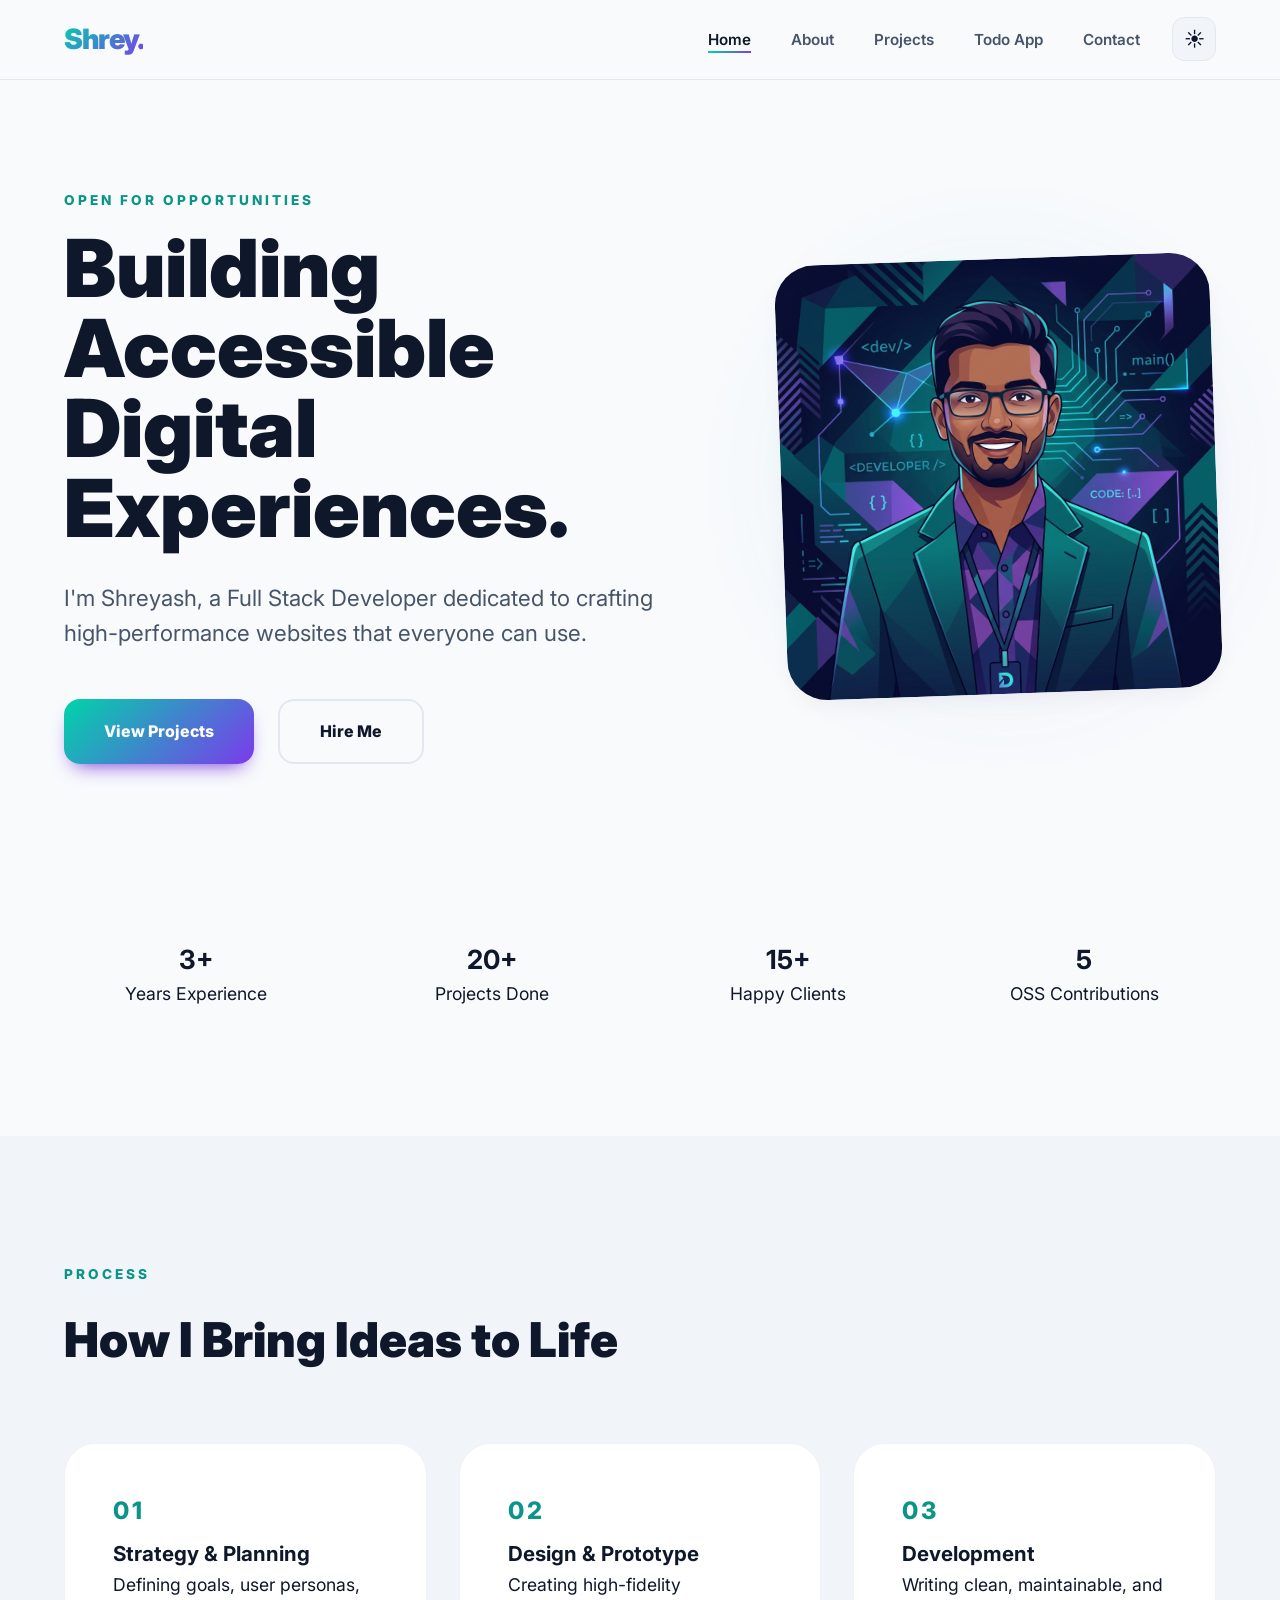
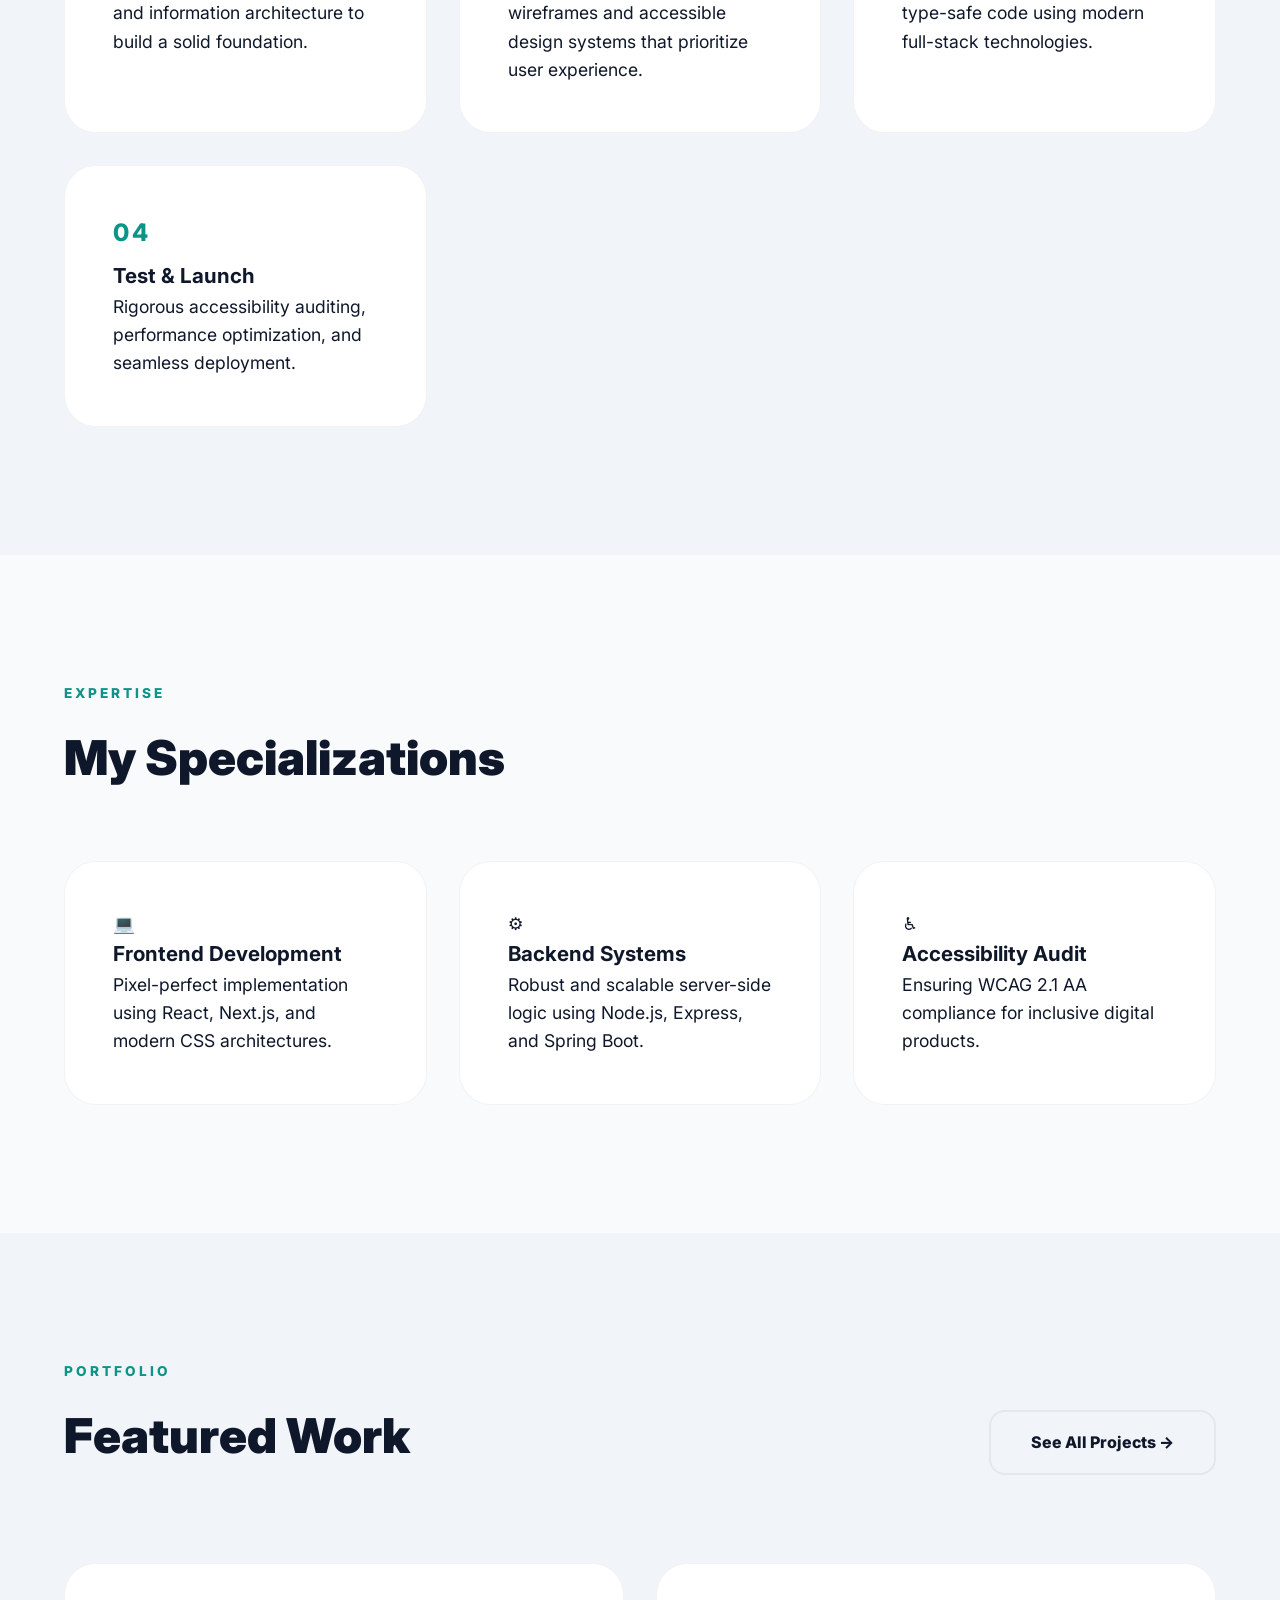
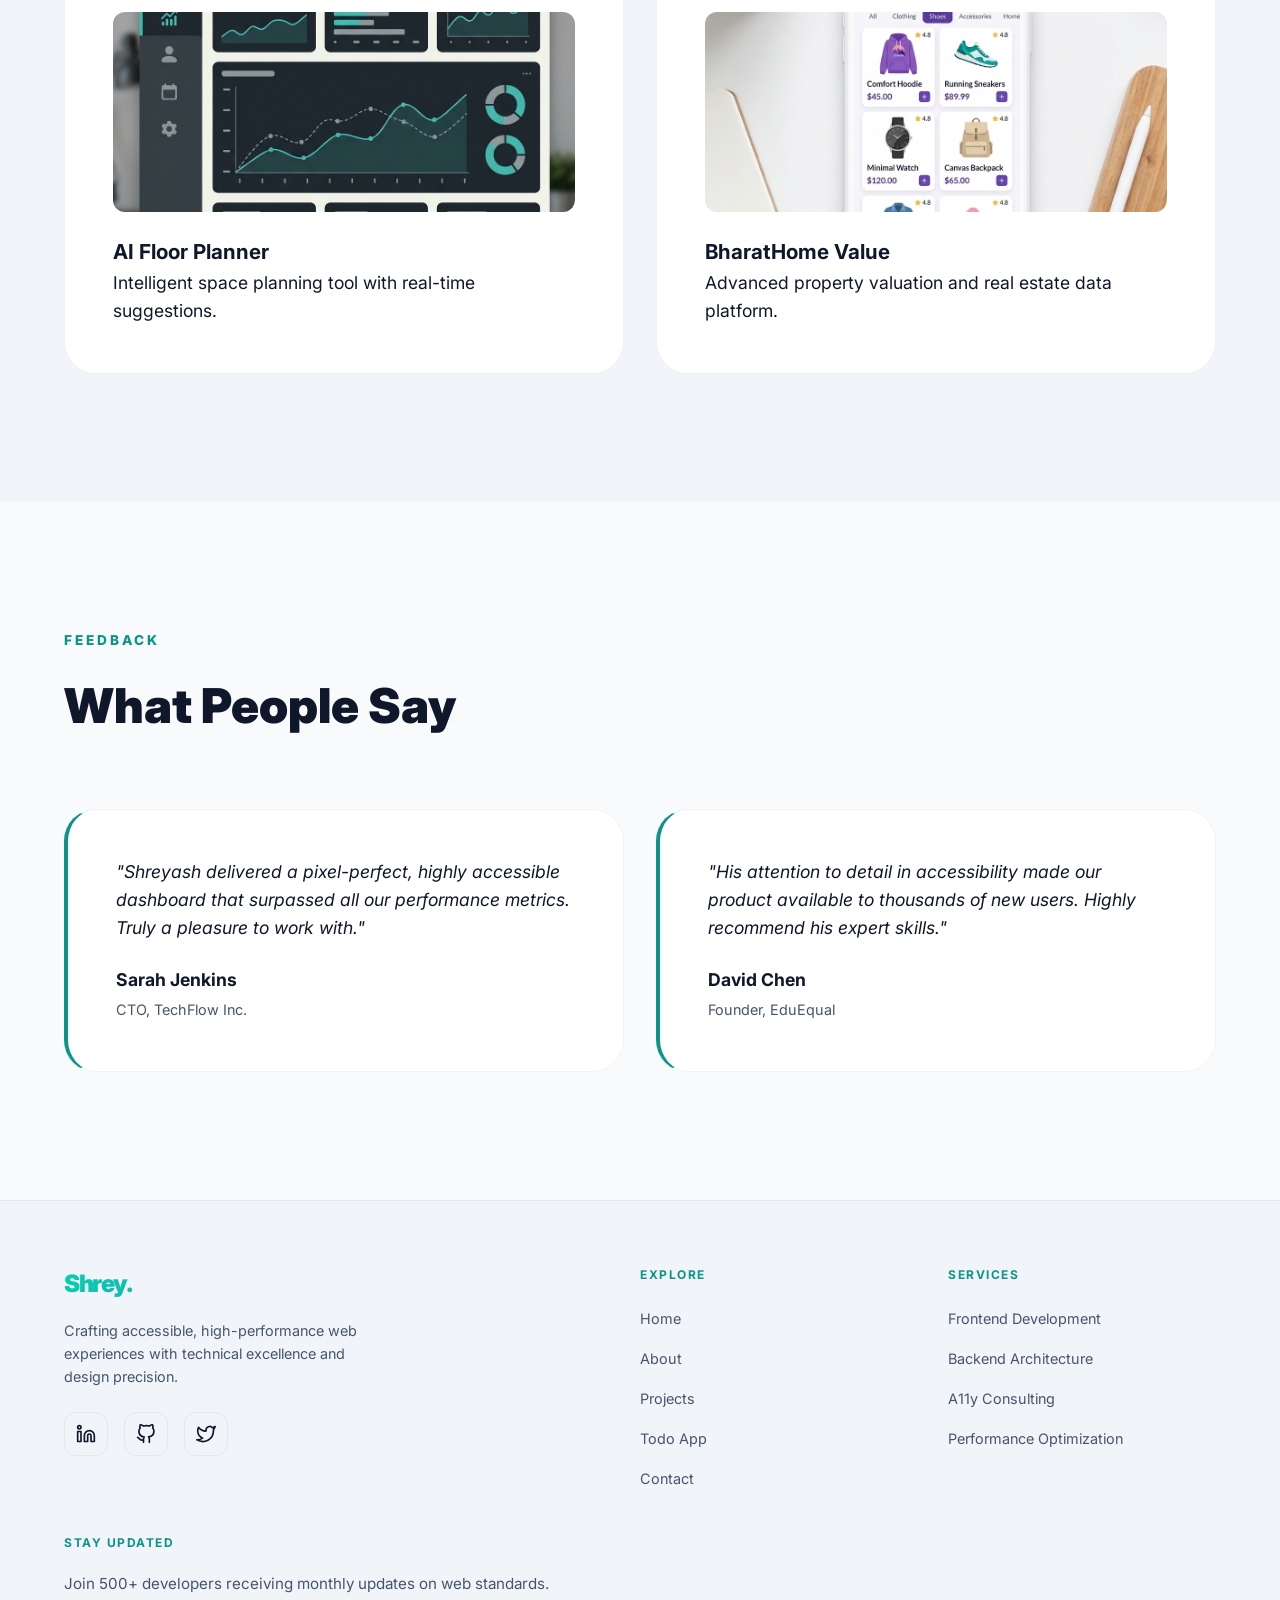
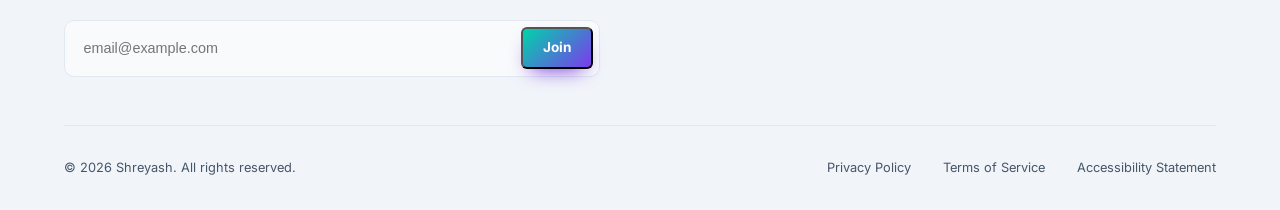
<file: index.html>
<!DOCTYPE html>
<html lang="en">
<head>
  <meta charset="UTF-8">
  <meta name="viewport" content="width=device-width, initial-scale=1.0">
  
  <!-- SEO & Social Meta -->
  <title>Shreyash | Full Stack Developer & Accessibility Advocate</title>
  <meta name="description" content="Portfolio of Shreyash, a Full Stack Developer specializing in high-performance, accessible web experiences. Expert in React, Node.js, and Modern Web Standards.">
  <meta name="keywords" content="Full Stack Developer, Portfolio, React, Accessibility, WCAG, Web Development, Shreyash">
  <meta name="author" content="Shreyash">
  <meta property="og:title" content="Shreyash | Full Stack Developer">
  <meta property="og:description" content="Crafting the next generation of accessible web experiences.">
  <meta property="og:type" content="website">
  <meta property="og:image" content="assets/images/portfolio-preview.png">
  
  <!-- PWA & Mobile -->
  <link rel="manifest" href="manifest.json">
  <meta name="theme-color" content="#0a0f1e">
  
  <!-- Fonts & Styles -->
  <link rel="preconnect" href="https://fonts.googleapis.com">
  <link rel="preconnect" href="https://fonts.gstatic.com" crossorigin>
  <link href="https://fonts.googleapis.com/css2?family=Inter:wght@400;600;700;800;900&display=swap" rel="stylesheet">
  <link rel="stylesheet" href="styles.css">

  <!-- Structured Data (SEO) -->
  <script type="application/ld+json">
    {
      "@context": "https://schema.org",
      "@type": "Person",
      "name": "Shreyash",
      "jobTitle": "Full Stack Developer",
      "knowsAbout": ["Web Development", "React", "Accessibility", "UI/UX Design"],
      "url": "https://shreyash-portfolio.vercel.app"
    }
  </script>
</head>
<body>
  <!-- Skip to Content (Accessibility) -->
  <a href="#main-content" class="skip-link">Skip to main content</a>

  <!-- SEMANTIC HEADER -->
  <header role="banner">
    <div class="container nav-container">
      <div class="nav-logo">
        <a href="index.html" aria-label="Shreyash - Home Page">Shrey<span>.</span></a>
      </div>

      <div class="nav-actions">
        <!-- Navigation Menu -->
        <nav id="primary-navigation" aria-label="Main Navigation">
          <ul id="primary-nav">
            <li><a href="index.html" aria-current="page">Home</a></li>
            <li><a href="about.html">About</a></li>
            <li><a href="projects.html">Projects</a></li>
            <li><a href="todo.html">Todo App</a></li>
            <li><a href="contact.html">Contact</a></li>
          </ul>
        </nav>

        <!-- Theme Toggle -->
        <button id="theme-toggle" class="theme-btn" aria-label="Switch between dark and light mode" type="button">
          <span class="sun-icon" aria-hidden="true">☀️</span>
          <span class="moon-icon" aria-hidden="true">🌙</span>
        </button>

        <!-- Mobile Menu Toggle -->
        <button class="nav-toggle" aria-expanded="false" aria-controls="primary-nav" aria-label="Open mobile navigation menu">
          <span aria-hidden="true"></span>
          <span aria-hidden="true"></span>
          <span aria-hidden="true"></span>
        </button>
      </div>
    </div>
  </header>

  <!-- MAIN CONTENT -->
  <main id="main-content">
    
    <!-- HERO SECTION (Semantic Section with ARIA) -->
    <section class="hero" aria-labelledby="hero-title">
      <div class="container">
        <div class="hero-grid">
          <div class="hero-text">
            <span class="label" aria-hidden="true">Open for Opportunities</span>
            <h1 id="hero-title">Building Accessible <br>Digital <span class="name">Experiences.</span></h1>
            <p>I'm Shreyash, a Full Stack Developer dedicated to crafting high-performance websites that everyone can use.</p>
            
            <div class="hero-cta">
              <a href="projects.html" class="btn btn-primary" aria-label="Browse my featured work">View Projects</a>
              <a href="contact.html" class="btn btn-outline" aria-label="Go to contact page to hire me">Hire Me</a>
            </div>
          </div>
          
          <div class="hero-img">
            <div class="blob" aria-hidden="true"></div>
            <img src="assets/images/avatar.png" alt="Portrait of Shreyash, Full Stack Developer" width="450" height="450" loading="eager">
          </div>
        </div>
      </div>
    </section>

    <!-- STATS SECTION (Semantic Aside) -->
    <aside class="section stats" aria-label="Career Quick Stats">
      <div class="container">
        <div class="skills-grid stats-grid" style="text-align: center;">
          <div class="stat-item">
            <h2 aria-label="3 plus years of experience">3+</h2>
            <p>Years Experience</p>
          </div>
          <div class="stat-item">
            <h2 aria-label="20 plus projects completed">20+</h2>
            <p>Projects Done</p>
          </div>
          <div class="stat-item">
            <h2 aria-label="15 plus happy clients">15+</h2>
            <p>Happy Clients</p>
          </div>
          <div class="stat-item">
            <h2 aria-label="5 open source contributions">5</h2>
            <p>OSS Contributions</p>
          </div>
        </div>
      </div>
    </aside>

    <!-- MY WORKFLOW SECTION -->
    <section class="section" aria-labelledby="workflow-title" style="background: var(--bg-secondary);">
      <div class="container">
        <div class="section-header">
          <span class="label" aria-hidden="true">Process</span>
          <h2 id="workflow-title" class="title">How I Bring Ideas to Life</h2>
        </div>
        <div class="skills-grid">
          <div class="card">
            <span class="label" style="font-size: 1.5rem; margin-bottom: 0.5rem;">01</span>
            <h3>Strategy & Planning</h3>
            <p>Defining goals, user personas, and information architecture to build a solid foundation.</p>
          </div>
          <div class="card">
            <span class="label" style="font-size: 1.5rem; margin-bottom: 0.5rem;">02</span>
            <h3>Design & Prototype</h3>
            <p>Creating high-fidelity wireframes and accessible design systems that prioritize user experience.</p>
          </div>
          <div class="card">
            <span class="label" style="font-size: 1.5rem; margin-bottom: 0.5rem;">03</span>
            <h3>Development</h3>
            <p>Writing clean, maintainable, and type-safe code using modern full-stack technologies.</p>
          </div>
          <div class="card">
            <span class="label" style="font-size: 1.5rem; margin-bottom: 0.5rem;">04</span>
            <h3>Test & Launch</h3>
            <p>Rigorous accessibility auditing, performance optimization, and seamless deployment.</p>
          </div>
        </div>
      </div>
    </section>

    <!-- WHAT I DO SECTION -->
    <section class="section" aria-labelledby="expertise-title">
      <div class="container">
        <div class="section-header">
          <span class="label" aria-hidden="true">Expertise</span>
          <h2 id="expertise-title" class="title">My Specializations</h2>
        </div>

        <div class="skills-grid">
          <article class="card skill-card">
            <div class="skill-icon" aria-hidden="true">💻</div>
            <h3>Frontend Development</h3>
            <p>Pixel-perfect implementation using React, Next.js, and modern CSS architectures.</p>
          </article>

          <article class="card skill-card">
            <div class="skill-icon" aria-hidden="true">⚙️</div>
            <h3>Backend Systems</h3>
            <p>Robust and scalable server-side logic using Node.js, Express, and Spring Boot.</p>
          </article>

          <article class="card skill-card">
            <div class="skill-icon" aria-hidden="true">♿</div>
            <h3>Accessibility Audit</h3>
            <p>Ensuring WCAG 2.1 AA compliance for inclusive digital products.</p>
          </article>
        </div>
      </div>
    </section>

    <!-- FEATURED PROJECTS PREVIEW -->
    <section class="section" style="background: var(--bg-secondary);" aria-labelledby="featured-title">
      <div class="container">
        <div class="section-header" style="display: flex; justify-content: space-between; align-items: flex-end; flex-wrap: wrap; gap: 2rem;">
          <div>
            <span class="label" aria-hidden="true">Portfolio</span>
            <h2 id="featured-title" class="title">Featured Work</h2>
          </div>
          <a href="projects.html" class="btn btn-outline" style="margin-bottom: 1.5rem;">See All Projects &rarr;</a>
        </div>
        
        <div class="skills-grid">
          <article class="card">
            <img src="assets/images/project1.png" alt="AI Floor Planner Preview" style="border-radius: 12px; margin-bottom: 1.5rem; width: 100%; height: 200px; object-fit: cover;">
            <h3>AI Floor Planner</h3>
            <p>Intelligent space planning tool with real-time suggestions.</p>
          </article>
          <article class="card">
            <img src="assets/images/project2.png" alt="BharatHome Value Preview" style="border-radius: 12px; margin-bottom: 1.5rem; width: 100%; height: 200px; object-fit: cover;">
            <h3>BharatHome Value</h3>
            <p>Advanced property valuation and real estate data platform.</p>
          </article>
        </div>
      </div>
    </section>

    <!-- TESTIMONIALS SECTION -->
    <section class="section" aria-labelledby="testimonials-title">
      <div class="container">
        <div class="section-header">
          <span class="label" aria-hidden="true">Feedback</span>
          <h2 id="testimonials-title" class="title">What People Say</h2>
        </div>
        <div class="skills-grid">
          <blockquote class="card">
            <p style="font-style: italic; margin-bottom: 1.5rem;">"Shreyash delivered a pixel-perfect, highly accessible dashboard that surpassed all our performance metrics. Truly a pleasure to work with."</p>
            <footer style="background: none; border: none; padding: 0;">
              <strong>Sarah Jenkins</strong><br>
              <span style="font-size: 0.9rem; color: var(--text-secondary);">CTO, TechFlow Inc.</span>
            </footer>
          </blockquote>
          <blockquote class="card">
            <p style="font-style: italic; margin-bottom: 1.5rem;">"His attention to detail in accessibility made our product available to thousands of new users. Highly recommend his expert skills."</p>
            <footer style="background: none; border: none; padding: 0;">
              <strong>David Chen</strong><br>
              <span style="font-size: 0.9rem; color: var(--text-secondary);">Founder, EduEqual</span>
            </footer>
          </blockquote>
        </div>
      </div>
    </section>

  </main>

  <!-- SEMANTIC FOOTER (Professional Overhaul) -->
  <footer role="contentinfo">
    <div class="container">
      <div class="footer-grid">
        <!-- Col 1: Brand -->
        <div class="footer-brand">
          <div class="nav-logo">Shrey<span>.</span></div>
          <p>Crafting accessible, high-performance web experiences with technical excellence and design precision.</p>
          <div class="social-links" aria-label="Social media connections">
            <a href="#" class="theme-btn" aria-label="LinkedIn Profile">
              <svg aria-hidden="true" width="20" height="20" viewBox="0 0 24 24" fill="none" stroke="currentColor" stroke-width="2" stroke-linecap="round" stroke-linejoin="round"><path d="M16 8a6 6 0 0 1 6 6v7h-4v-7a2 2 0 0 0-2-2 2 2 0 0 0-2 2v7h-4v-7a6 6 0 0 1 6-6z"></path><rect x="2" y="9" width="4" height="12"></rect><circle cx="4" cy="4" r="2"></circle></svg>
            </a>
            <a href="#" class="theme-btn" aria-label="GitHub Profile">
              <svg aria-hidden="true" width="20" height="20" viewBox="0 0 24 24" fill="none" stroke="currentColor" stroke-width="2" stroke-linecap="round" stroke-linejoin="round"><path d="M9 19c-5 1.5-5-2.5-7-3m14 6v-3.87a3.37 3.37 0 0 0-.94-2.61c3.14-.35 6.44-1.54 6.44-7A5.44 5.44 0 0 0 20 4.77 5.07 5.07 0 0 0 19.91 1S18.73.65 16 2.48a13.38 13.38 0 0 0-7 0C6.27.65 5.09 1 5.09 1A5.07 5.07 0 0 0 5 4.77a5.44 5.44 0 0 0-1.5 3.78c0 5.42 3.3 6.61 6.44 7A3.37 3.37 0 0 0 9 18.13V22"></path></svg>
            </a>
            <a href="#" class="theme-btn" aria-label="Twitter Profile">
              <svg aria-hidden="true" width="20" height="20" viewBox="0 0 24 24" fill="none" stroke="currentColor" stroke-width="2" stroke-linecap="round" stroke-linejoin="round"><path d="M23 3a10.9 10.9 0 0 1-3.14 1.53 4.48 4.48 0 0 0-7.86 3v1A10.66 10.66 0 0 1 3 4s-4 9 5 13a11.64 11.64 0 0 1-7 2c9 5 20 0 20-11.5a4.5 4.5 0 0 0-.08-.83A7.72 7.72 0 0 0 23 3z"></path></svg>
            </a>
          </div>
        </div>
        
        <!-- Col 2: Explore -->
        <nav class="footer-col" aria-label="Sitemap">
          <h3>Explore</h3>
          <ul>
            <li><a href="index.html">Home</a></li>
            <li><a href="about.html">About</a></li>
            <li><a href="projects.html">Projects</a></li>
            <li><a href="todo.html">Todo App</a></li>
            <li><a href="contact.html">Contact</a></li>
          </ul>
        </nav>

        <!-- Col 3: Services -->
        <nav class="footer-col" aria-label="Services">
          <h3>Services</h3>
          <ul>
            <li><a href="#">Frontend Development</a></li>
            <li><a href="#">Backend Architecture</a></li>
            <li><a href="#">A11y Consulting</a></li>
            <li><a href="#">Performance Optimization</a></li>
          </ul>
        </nav>

        <!-- Col 4: Updates -->
        <div class="footer-col">
          <h3>Stay Updated</h3>
          <p style="font-size: 0.95rem; margin-bottom: 1.5rem; color: var(--text-secondary);">Join 500+ developers receiving monthly updates on web standards.</p>
          <form class="newsletter-form" aria-label="Newsletter subscription">
            <div class="form-group-inline">
              <input type="email" placeholder="email@example.com" aria-label="Email for newsletter" required>
              <button type="submit" class="btn btn-primary btn-submit">Join</button>
            </div>
          </form>
        </div>
      </div>

      <div class="footer-bottom">
        <p>&copy; <span id="year"></span> Shreyash. All rights reserved.</p>
        <nav aria-label="Legal links">
          <ul style="display: flex; gap: 2rem;">
            <li><a href="#">Privacy Policy</a></li>
            <li><a href="#">Terms of Service</a></li>
            <li><a href="#">Accessibility Statement</a></li>
          </ul>
        </nav>
      </div>
    </div>
  </footer>

  <script src="main.js"></script>
</body>
</html>
</file>
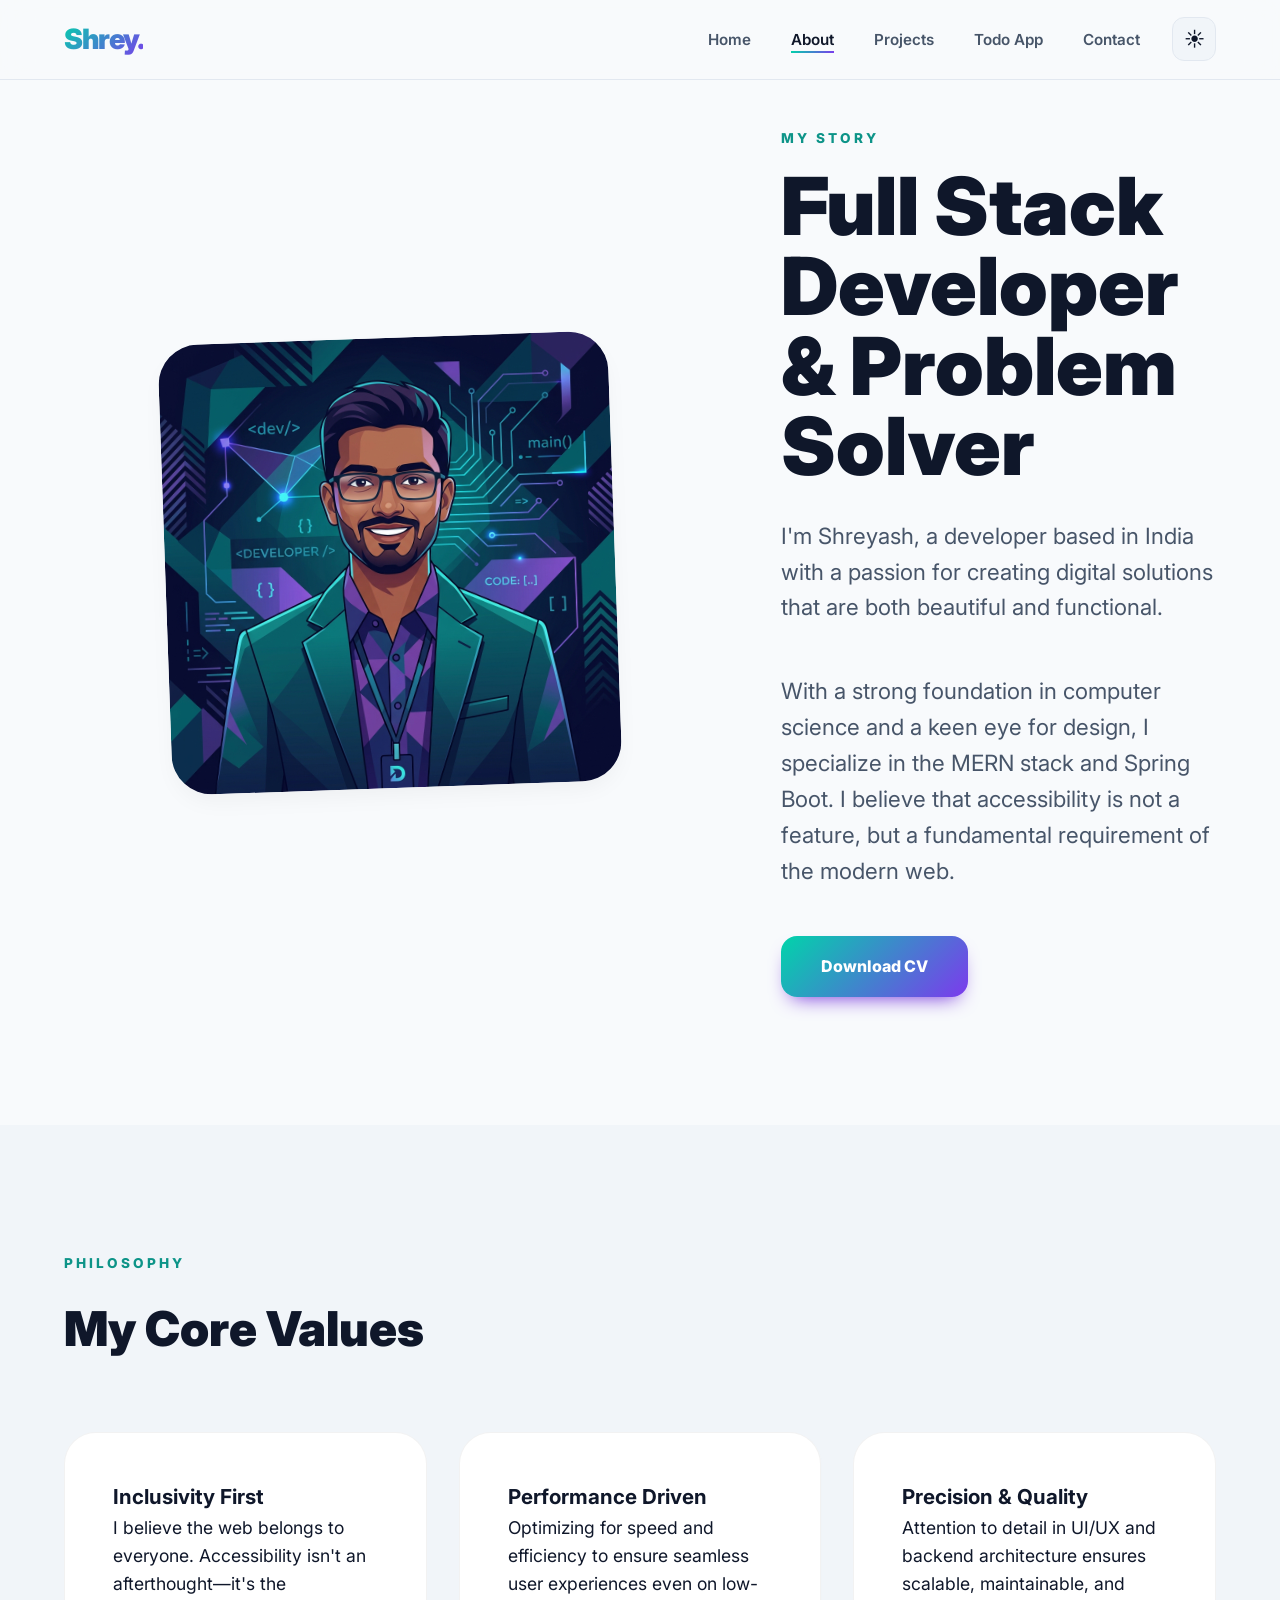
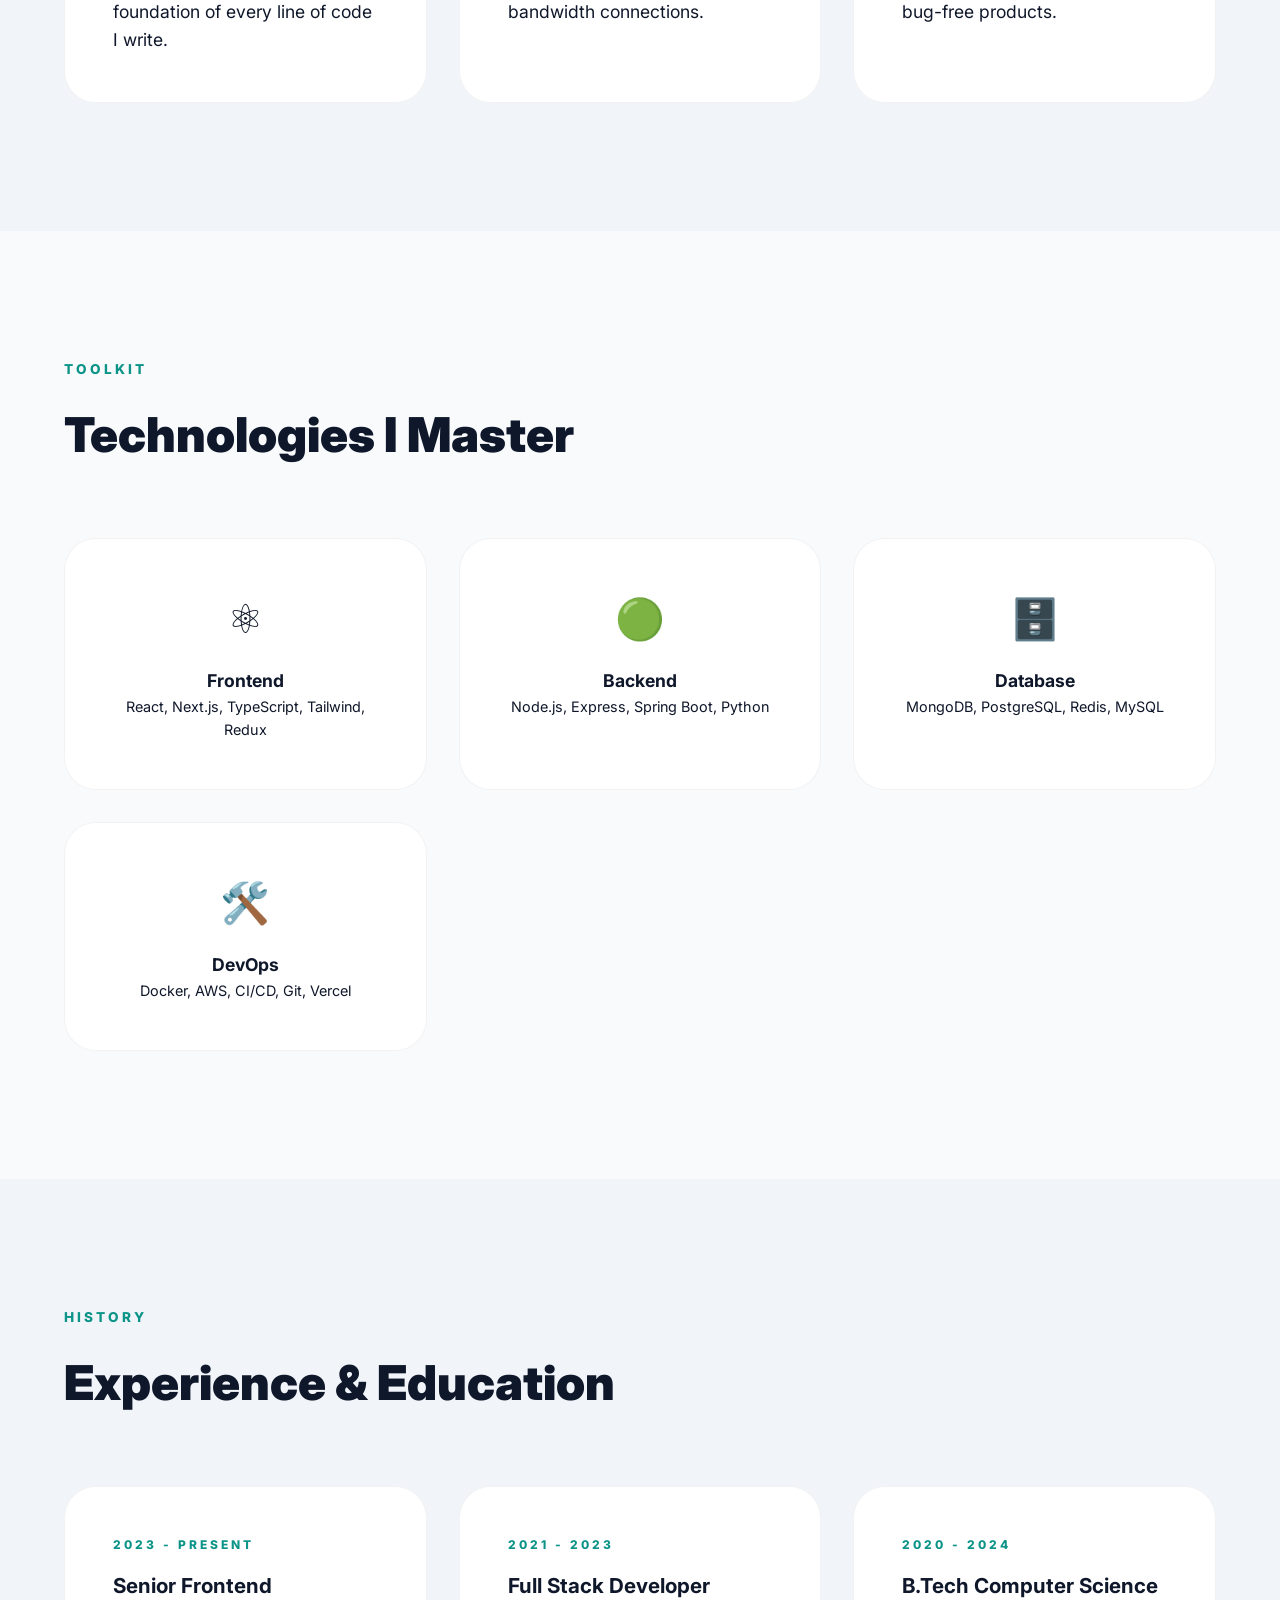
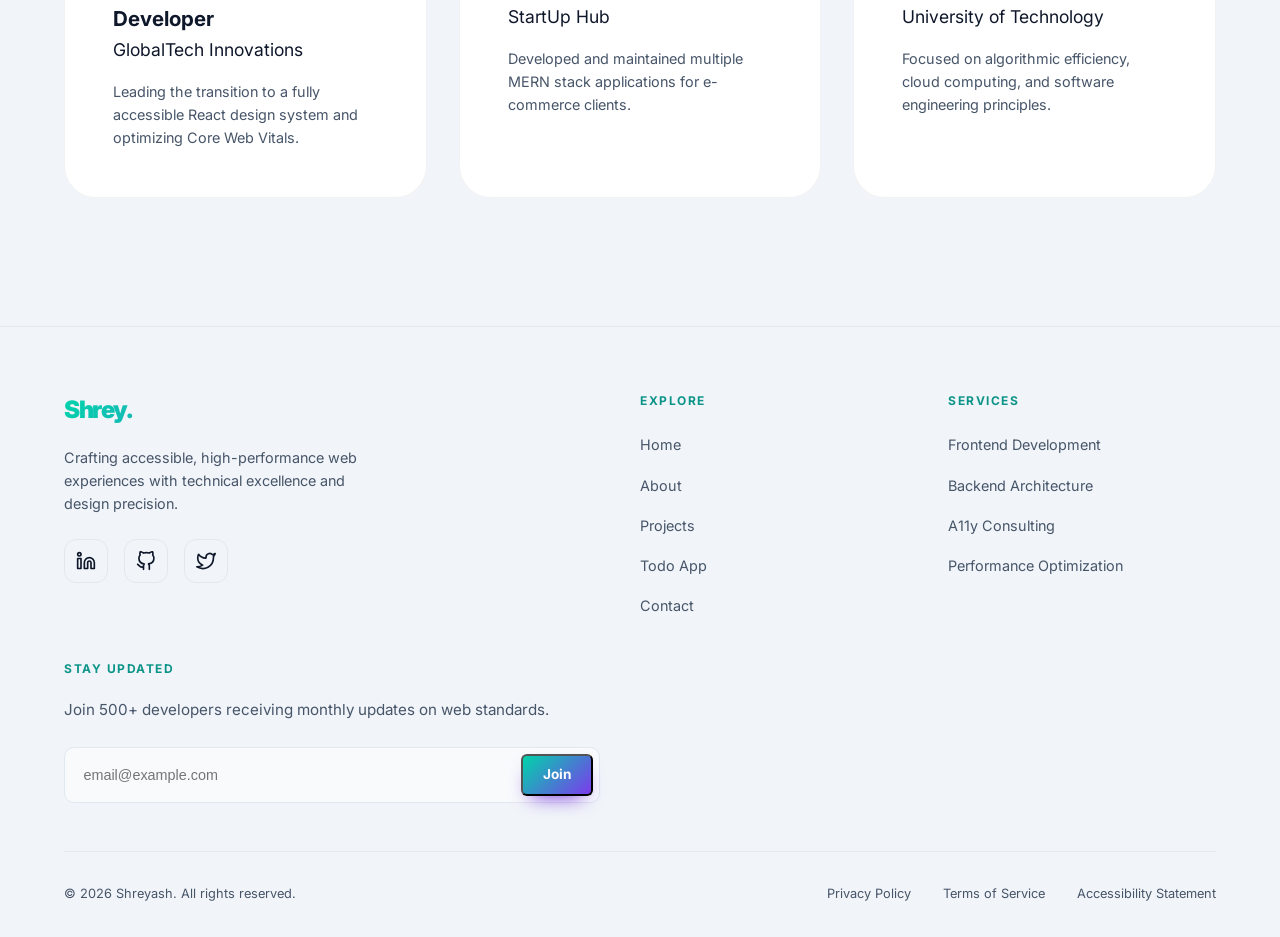
<file: about.html>
<!DOCTYPE html>
<html lang="en">
<head>
  <meta charset="UTF-8">
  <meta name="viewport" content="width=device-width, initial-scale=1.0">
  <title>About | Shreyash - Full Stack Developer</title>
  <meta name="description" content="Learn more about Shreyash's journey, skills, and expertise in full-stack development and web accessibility.">
  <link rel="preconnect" href="https://fonts.googleapis.com">
  <link rel="preconnect" href="https://fonts.gstatic.com" crossorigin>
  <link href="https://fonts.googleapis.com/css2?family=Inter:wght@400;600;700;800;900&display=swap" rel="stylesheet">
  <link rel="stylesheet" href="styles.css">
</head>
<body>
  <a href="#main-content" class="skip-link">Skip to main content</a>

  <header role="banner">
    <div class="container nav-container">
      <div class="nav-logo">
        <a href="index.html" aria-label="Shreyash - Home Page">Shrey<span>.</span></a>
      </div>
      <div class="nav-actions">
        <nav id="primary-navigation" aria-label="Main Navigation">
          <ul id="primary-nav">
            <li><a href="index.html">Home</a></li>
            <li><a href="about.html" aria-current="page">About</a></li>
            <li><a href="projects.html">Projects</a></li>
            <li><a href="todo.html">Todo App</a></li>
            <li><a href="contact.html">Contact</a></li>
          </ul>
        </nav>
        <button id="theme-toggle" class="theme-btn" aria-label="Toggle dark/light mode">
          <span class="sun-icon" aria-hidden="true">☀️</span>
          <span class="moon-icon" aria-hidden="true">🌙</span>
        </button>
        <button class="nav-toggle" aria-expanded="false" aria-controls="primary-nav" aria-label="Open mobile navigation menu">
          <span></span><span></span><span></span>
        </button>
      </div>
    </div>
  </header>

  <main id="main-content">
    <section class="section" aria-labelledby="about-title">
      <div class="container">
        <div class="hero-grid">
          <div class="hero-img">
            <img src="assets/images/avatar.png" alt="Shreyash working at his desk" width="450" height="450" loading="lazy">
          </div>
          <div class="hero-text">
            <span class="label" aria-hidden="true">My Story</span>
            <h1 id="about-title" class="title">Full Stack Developer & Problem Solver</h1>
            <p>I'm Shreyash, a developer based in India with a passion for creating digital solutions that are both beautiful and functional.</p>
            <p style="margin-top: 1rem;">With a strong foundation in computer science and a keen eye for design, I specialize in the MERN stack and Spring Boot. I believe that accessibility is not a feature, but a fundamental requirement of the modern web.</p>
            
            <div class="hero-cta" style="margin-top: 2rem;">
              <a href="assets/resume.pdf" class="btn btn-primary" aria-label="Download my resume PDF">Download CV</a>
            </div>
          </div>
        </div>
      </div>
    </section>

    <section class="section" style="background: var(--bg-secondary);" aria-labelledby="values-title">
      <div class="container">
        <div class="section-header">
          <span class="label" aria-hidden="true">Philosophy</span>
          <h2 id="values-title" class="title">My Core Values</h2>
        </div>
        <div class="skills-grid">
          <article class="card">
            <h3>Inclusivity First</h3>
            <p>I believe the web belongs to everyone. Accessibility isn't an afterthought—it's the foundation of every line of code I write.</p>
          </article>
          <article class="card">
            <h3>Performance Driven</h3>
            <p>Optimizing for speed and efficiency to ensure seamless user experiences even on low-bandwidth connections.</p>
          </article>
          <article class="card">
            <h3>Precision & Quality</h3>
            <p>Attention to detail in UI/UX and backend architecture ensures scalable, maintainable, and bug-free products.</p>
          </article>
        </div>
      </div>
    </section>

    <section class="section" aria-labelledby="tech-title">
      <div class="container">
        <div class="section-header">
          <span class="label" aria-hidden="true">Toolkit</span>
          <h2 id="tech-title" class="title">Technologies I Master</h2>
        </div>
        <div class="skills-grid">
          <div class="card" style="text-align: center;">
            <div style="font-size: 2.5rem; margin-bottom: 1rem;">⚛️</div>
            <h4>Frontend</h4>
            <p style="font-size: 0.9rem;">React, Next.js, TypeScript, Tailwind, Redux</p>
          </div>
          <div class="card" style="text-align: center;">
            <div style="font-size: 2.5rem; margin-bottom: 1rem;">🟢</div>
            <h4>Backend</h4>
            <p style="font-size: 0.9rem;">Node.js, Express, Spring Boot, Python</p>
          </div>
          <div class="card" style="text-align: center;">
            <div style="font-size: 2.5rem; margin-bottom: 1rem;">🗄️</div>
            <h4>Database</h4>
            <p style="font-size: 0.9rem;">MongoDB, PostgreSQL, Redis, MySQL</p>
          </div>
          <div class="card" style="text-align: center;">
            <div style="font-size: 2.5rem; margin-bottom: 1rem;">🛠️</div>
            <h4>DevOps</h4>
            <p style="font-size: 0.9rem;">Docker, AWS, CI/CD, Git, Vercel</p>
          </div>
        </div>
      </div>
    </section>

    <section class="section" style="background: var(--bg-secondary);" aria-labelledby="experience-title">
      <div class="container">
        <div class="section-header">
          <span class="label" aria-hidden="true">History</span>
          <h2 id="experience-title" class="title">Experience & Education</h2>
        </div>
        <div class="skills-grid">
          <article class="card">
            <span class="label" style="font-size: 0.75rem;">2023 - Present</span>
            <h3>Senior Frontend Developer</h3>
            <p>GlobalTech Innovations</p>
            <p style="font-size: 0.9rem; margin-top: 1rem; color: var(--text-secondary);">Leading the transition to a fully accessible React design system and optimizing Core Web Vitals.</p>
          </article>
          <article class="card">
            <span class="label" style="font-size: 0.75rem;">2021 - 2023</span>
            <h3>Full Stack Developer</h3>
            <p>StartUp Hub</p>
            <p style="font-size: 0.9rem; margin-top: 1rem; color: var(--text-secondary);">Developed and maintained multiple MERN stack applications for e-commerce clients.</p>
          </article>
          <article class="card">
            <span class="label" style="font-size: 0.75rem;">2020 - 2024</span>
            <h3>B.Tech Computer Science</h3>
            <p>University of Technology</p>
            <p style="font-size: 0.9rem; margin-top: 1rem; color: var(--text-secondary);">Focused on algorithmic efficiency, cloud computing, and software engineering principles.</p>
          </article>
        </div>
      </div>
    </section>
  </main>

  <!-- SEMANTIC FOOTER (Professional Overhaul) -->
  <footer role="contentinfo">
    <div class="container">
      <div class="footer-grid">
        <!-- Col 1: Brand -->
        <div class="footer-brand">
          <div class="nav-logo">Shrey<span>.</span></div>
          <p>Crafting accessible, high-performance web experiences with technical excellence and design precision.</p>
          <div class="social-links" aria-label="Social media connections">
            <a href="#" class="theme-btn" aria-label="LinkedIn Profile">
              <svg aria-hidden="true" width="20" height="20" viewBox="0 0 24 24" fill="none" stroke="currentColor" stroke-width="2" stroke-linecap="round" stroke-linejoin="round"><path d="M16 8a6 6 0 0 1 6 6v7h-4v-7a2 2 0 0 0-2-2 2 2 0 0 0-2 2v7h-4v-7a6 6 0 0 1 6-6z"></path><rect x="2" y="9" width="4" height="12"></rect><circle cx="4" cy="4" r="2"></circle></svg>
            </a>
            <a href="#" class="theme-btn" aria-label="GitHub Profile">
              <svg aria-hidden="true" width="20" height="20" viewBox="0 0 24 24" fill="none" stroke="currentColor" stroke-width="2" stroke-linecap="round" stroke-linejoin="round"><path d="M9 19c-5 1.5-5-2.5-7-3m14 6v-3.87a3.37 3.37 0 0 0-.94-2.61c3.14-.35 6.44-1.54 6.44-7A5.44 5.44 0 0 0 20 4.77 5.07 5.07 0 0 0 19.91 1S18.73.65 16 2.48a13.38 13.38 0 0 0-7 0C6.27.65 5.09 1 5.09 1A5.07 5.07 0 0 0 5 4.77a5.44 5.44 0 0 0-1.5 3.78c0 5.42 3.3 6.61 6.44 7A3.37 3.37 0 0 0 9 18.13V22"></path></svg>
            </a>
            <a href="#" class="theme-btn" aria-label="Twitter Profile">
              <svg aria-hidden="true" width="20" height="20" viewBox="0 0 24 24" fill="none" stroke="currentColor" stroke-width="2" stroke-linecap="round" stroke-linejoin="round"><path d="M23 3a10.9 10.9 0 0 1-3.14 1.53 4.48 4.48 0 0 0-7.86 3v1A10.66 10.66 0 0 1 3 4s-4 9 5 13a11.64 11.64 0 0 1-7 2c9 5 20 0 20-11.5a4.5 4.5 0 0 0-.08-.83A7.72 7.72 0 0 0 23 3z"></path></svg>
            </a>
          </div>
        </div>
        
        <!-- Col 2: Explore -->
        <nav class="footer-col" aria-label="Sitemap">
          <h3>Explore</h3>
          <ul>
            <li><a href="index.html">Home</a></li>
            <li><a href="about.html">About</a></li>
            <li><a href="projects.html">Projects</a></li>
            <li><a href="todo.html">Todo App</a></li>
            <li><a href="contact.html">Contact</a></li>
          </ul>
        </nav>

        <!-- Col 3: Services -->
        <nav class="footer-col" aria-label="Services">
          <h3>Services</h3>
          <ul>
            <li><a href="#">Frontend Development</a></li>
            <li><a href="#">Backend Architecture</a></li>
            <li><a href="#">A11y Consulting</a></li>
            <li><a href="#">Performance Optimization</a></li>
          </ul>
        </nav>

        <!-- Col 4: Updates -->
        <div class="footer-col">
          <h3>Stay Updated</h3>
          <p style="font-size: 0.95rem; margin-bottom: 1.5rem; color: var(--text-secondary);">Join 500+ developers receiving monthly updates on web standards.</p>
          <form class="newsletter-form" aria-label="Newsletter subscription">
            <div class="form-group-inline">
              <input type="email" placeholder="email@example.com" aria-label="Email for newsletter" required>
              <button type="submit" class="btn btn-primary btn-submit">Join</button>
            </div>
          </form>
        </div>
      </div>

      <div class="footer-bottom">
        <p>&copy; <span id="year"></span> Shreyash. All rights reserved.</p>
        <nav aria-label="Legal links">
          <ul style="display: flex; gap: 2rem;">
            <li><a href="#">Privacy Policy</a></li>
            <li><a href="#">Terms of Service</a></li>
            <li><a href="#">Accessibility Statement</a></li>
          </ul>
        </nav>
      </div>
    </div>
  </footer>

  <script src="main.js"></script>
</body>
</html>
</file>
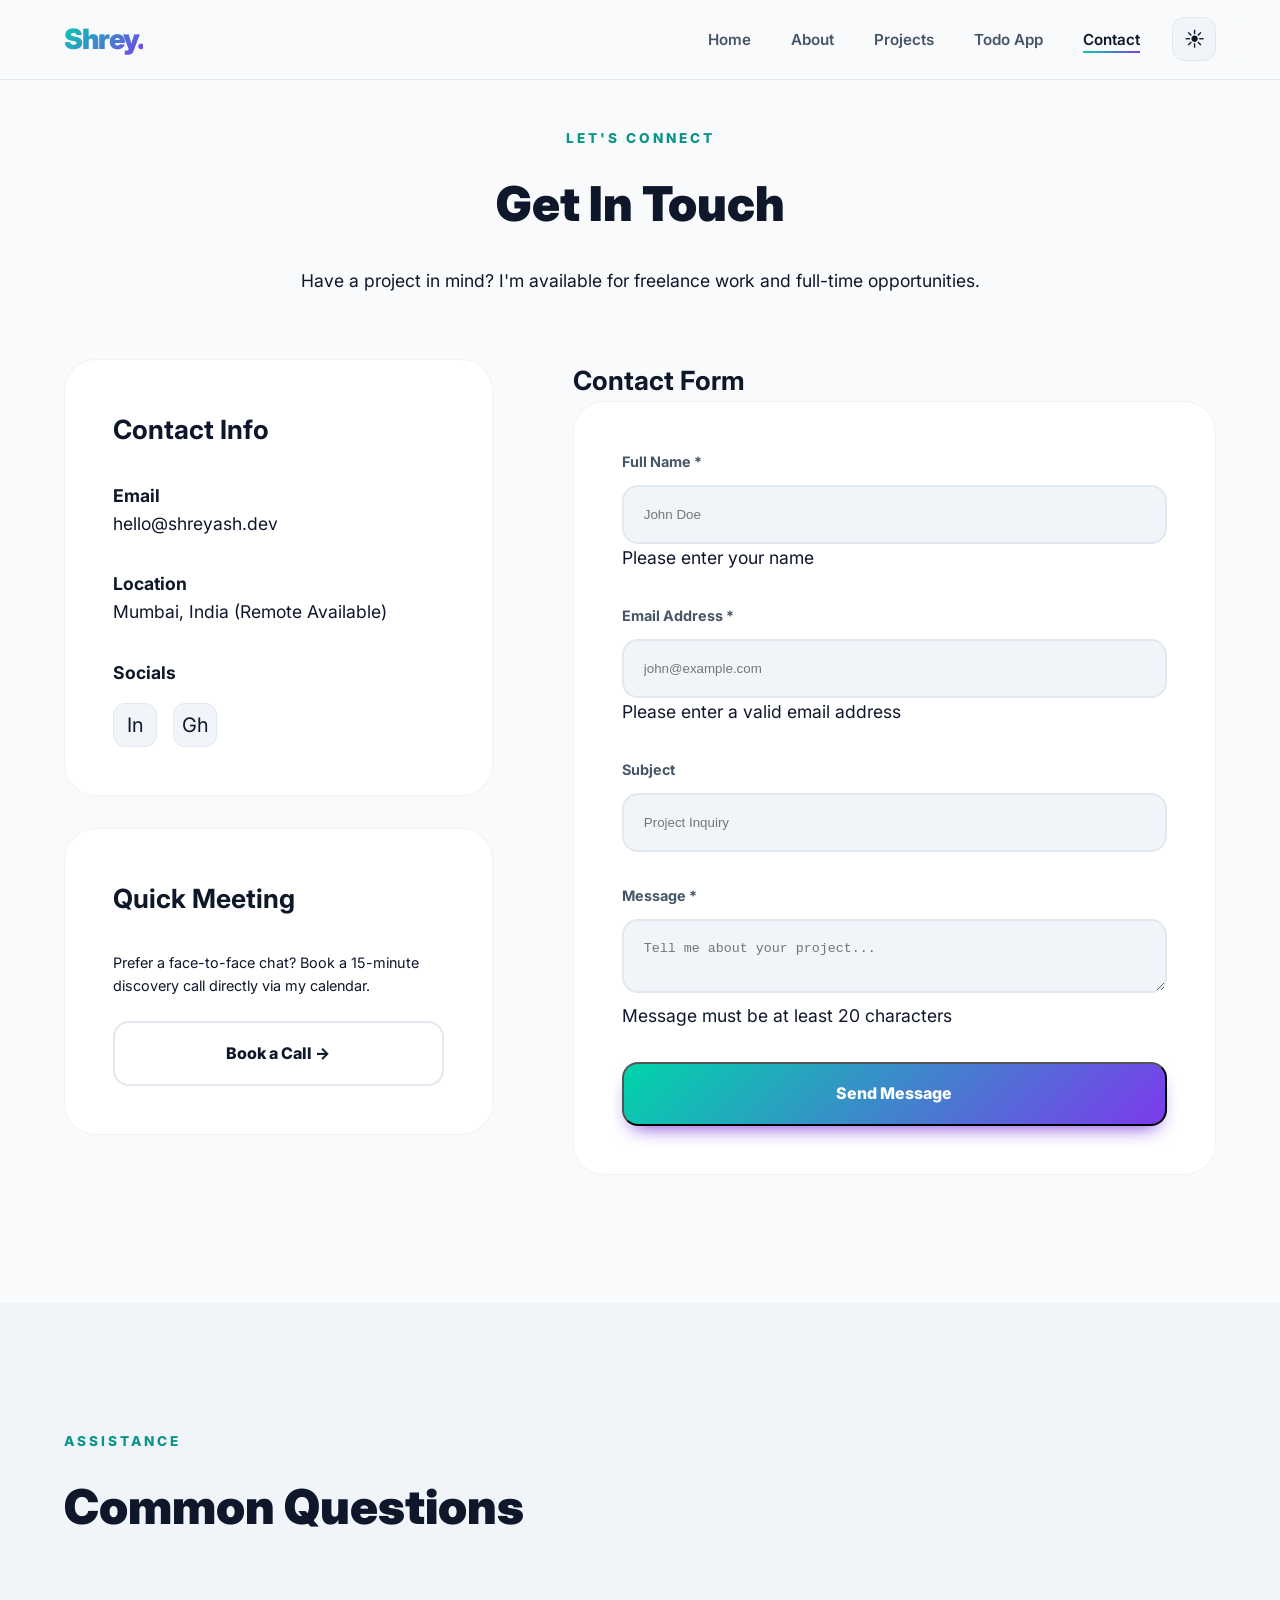
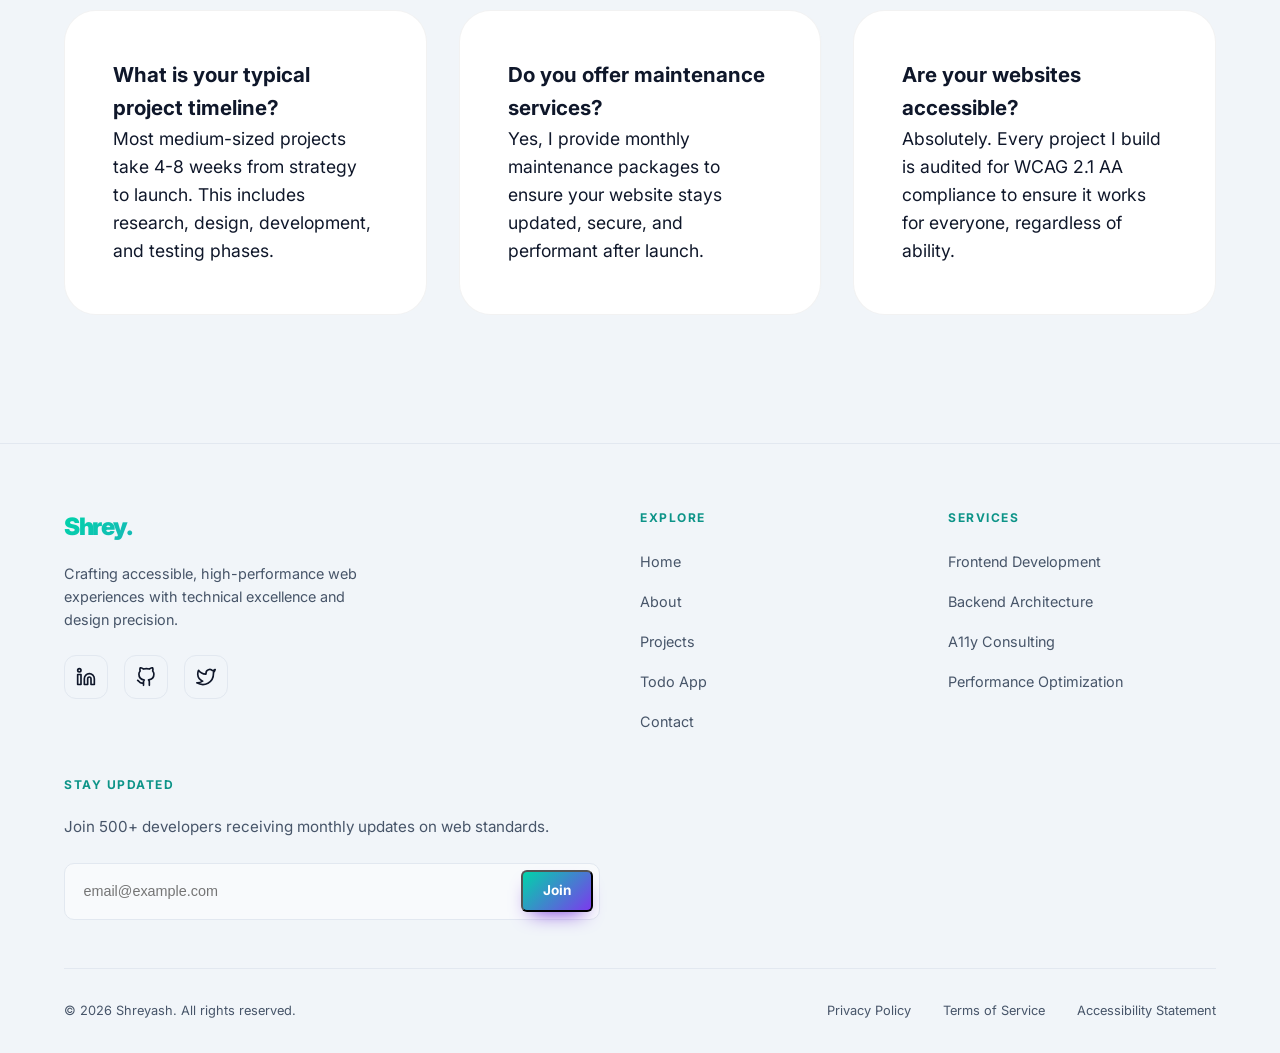
<file: contact.html>
<!DOCTYPE html>
<html lang="en">
<head>
  <meta charset="UTF-8">
  <meta name="viewport" content="width=device-width, initial-scale=1.0">
  <title>Contact | Shreyash - Full Stack Developer</title>
  <meta name="description" content="Get in touch with Shreyash for collaboration, freelance work, or full-stack development inquiries.">
  <link rel="preconnect" href="https://fonts.googleapis.com">
  <link rel="preconnect" href="https://fonts.gstatic.com" crossorigin>
  <link href="https://fonts.googleapis.com/css2?family=Inter:wght@400;600;700;800;900&display=swap" rel="stylesheet">
  <link rel="stylesheet" href="styles.css">
</head>
<body>
  <a href="#main-content" class="skip-link">Skip to main content</a>

  <header role="banner">
    <div class="container nav-container">
      <div class="nav-logo">
        <a href="index.html" aria-label="Shreyash - Home Page">Shrey<span>.</span></a>
      </div>
      <div class="nav-actions">
        <nav id="primary-navigation" aria-label="Main Navigation">
          <ul id="primary-nav">
            <li><a href="index.html">Home</a></li>
            <li><a href="about.html">About</a></li>
            <li><a href="projects.html">Projects</a></li>
            <li><a href="todo.html">Todo App</a></li>
            <li><a href="contact.html" aria-current="page">Contact</a></li>
          </ul>
        </nav>
        <button id="theme-toggle" class="theme-btn" aria-label="Toggle dark/light mode">
          <span class="sun-icon" aria-hidden="true">☀️</span>
          <span class="moon-icon" aria-hidden="true">🌙</span>
        </button>
        <button class="nav-toggle" aria-expanded="false" aria-controls="primary-nav" aria-label="Open mobile navigation menu">
          <span></span><span></span><span></span>
        </button>
      </div>
    </div>
  </header>

  <main id="main-content">
    <section class="section" aria-labelledby="contact-title">
      <div class="container">
        <div class="section-header" style="text-align: center;">
          <span class="label" aria-hidden="true">Let's Connect</span>
          <h1 id="contact-title" class="title">Get In Touch</h1>
          <p style="margin: 0 auto;">Have a project in mind? I'm available for freelance work and full-time opportunities.</p>
        </div>

        <div class="contact-container">
          <!-- CONTACT INFO (Semantic Aside) -->
          <aside class="contact-info" aria-label="Contact Information">
            <div class="card">
              <h2 style="margin-bottom: 2rem;">Contact Info</h2>
              <ul style="display: flex; flex-direction: column; gap: 2rem;">
                <li>
                  <strong>Email</strong><br>
                  <a href="mailto:hello@shreyash.dev" aria-label="Send email to hello@shreyash.dev">hello@shreyash.dev</a>
                </li>
                <li>
                  <strong>Location</strong><br>
                  <span>Mumbai, India (Remote Available)</span>
                </li>
                <li>
                  <strong>Socials</strong><br>
                  <div class="social-links" style="margin-top: 1rem; display: flex; gap: 1rem;">
                    <a href="#" class="theme-btn" aria-label="LinkedIn Profile">In</a>
                    <a href="#" class="theme-btn" aria-label="GitHub Profile">Gh</a>
                  </div>
                </li>
              </ul>
            </div>
            
            <div class="card" style="margin-top: 2rem;">
              <h2 style="margin-bottom: 2rem;">Quick Meeting</h2>
              <p style="font-size: 0.9rem; margin-bottom: 1.5rem;">Prefer a face-to-face chat? Book a 15-minute discovery call directly via my calendar.</p>
              <a href="#" class="btn btn-outline" style="width: 100%; justify-content: center;">Book a Call &rarr;</a>
            </div>
          </aside>

          <!-- ACCESSIBLE CONTACT FORM -->
          <section class="contact-form" aria-labelledby="form-title">
            <h2 id="form-title" class="sr-only">Contact Form</h2>
            <div class="form-card card">
              <form id="contact-form" novalidate aria-label="Contact request form">
                <div class="form-group">
                  <label for="user_name">Full Name <span aria-hidden="true">*</span></label>
                  <input type="text" id="user_name" name="name" required aria-required="true" autocomplete="name" placeholder="John Doe">
                  <span class="field-error" id="name-error" role="alert">Please enter your name</span>
                </div>

                <div class="form-group">
                  <label for="user_email">Email Address <span aria-hidden="true">*</span></label>
                  <input type="email" id="user_email" name="email" required aria-required="true" autocomplete="email" placeholder="john@example.com">
                  <span class="field-error" id="email-error" role="alert">Please enter a valid email address</span>
                </div>

                <div class="form-group">
                  <label for="user_subject">Subject</label>
                  <input type="text" id="user_subject" name="subject" placeholder="Project Inquiry">
                </div>

                <div class="form-group">
                  <label for="user_message">Message <span aria-hidden="true">*</span></label>
                  <textarea id="user_message" name="message" required aria-required="true" minlength="20" placeholder="Tell me about your project..."></textarea>
                  <span class="field-error" id="message-error" role="alert">Message must be at least 20 characters</span>
                </div>

                <button type="submit" class="btn btn-primary" id="submit-btn" style="width: 100%; justify-content: center;">
                  Send Message
                </button>
              </form>
            </div>
          </section>
        </div>
      </div>
    </section>

    <section class="section" style="background: var(--bg-secondary);" aria-labelledby="faq-title">
      <div class="container">
        <div class="section-header">
          <span class="label" aria-hidden="true">Assistance</span>
          <h2 id="faq-title" class="title">Common Questions</h2>
        </div>
        <div class="skills-grid">
          <article class="card">
            <h3>What is your typical project timeline?</h3>
            <p>Most medium-sized projects take 4-8 weeks from strategy to launch. This includes research, design, development, and testing phases.</p>
          </article>
          <article class="card">
            <h3>Do you offer maintenance services?</h3>
            <p>Yes, I provide monthly maintenance packages to ensure your website stays updated, secure, and performant after launch.</p>
          </article>
          <article class="card">
            <h3>Are your websites accessible?</h3>
            <p>Absolutely. Every project I build is audited for WCAG 2.1 AA compliance to ensure it works for everyone, regardless of ability.</p>
          </article>
        </div>
      </div>
    </section>
  </main>

  <!-- SEMANTIC FOOTER (Professional Overhaul) -->
  <footer role="contentinfo">
    <div class="container">
      <div class="footer-grid">
        <!-- Col 1: Brand -->
        <div class="footer-brand">
          <div class="nav-logo">Shrey<span>.</span></div>
          <p>Crafting accessible, high-performance web experiences with technical excellence and design precision.</p>
          <div class="social-links" aria-label="Social media connections">
            <a href="#" class="theme-btn" aria-label="LinkedIn Profile">
              <svg aria-hidden="true" width="20" height="20" viewBox="0 0 24 24" fill="none" stroke="currentColor" stroke-width="2" stroke-linecap="round" stroke-linejoin="round"><path d="M16 8a6 6 0 0 1 6 6v7h-4v-7a2 2 0 0 0-2-2 2 2 0 0 0-2 2v7h-4v-7a6 6 0 0 1 6-6z"></path><rect x="2" y="9" width="4" height="12"></rect><circle cx="4" cy="4" r="2"></circle></svg>
            </a>
            <a href="#" class="theme-btn" aria-label="GitHub Profile">
              <svg aria-hidden="true" width="20" height="20" viewBox="0 0 24 24" fill="none" stroke="currentColor" stroke-width="2" stroke-linecap="round" stroke-linejoin="round"><path d="M9 19c-5 1.5-5-2.5-7-3m14 6v-3.87a3.37 3.37 0 0 0-.94-2.61c3.14-.35 6.44-1.54 6.44-7A5.44 5.44 0 0 0 20 4.77 5.07 5.07 0 0 0 19.91 1S18.73.65 16 2.48a13.38 13.38 0 0 0-7 0C6.27.65 5.09 1 5.09 1A5.07 5.07 0 0 0 5 4.77a5.44 5.44 0 0 0-1.5 3.78c0 5.42 3.3 6.61 6.44 7A3.37 3.37 0 0 0 9 18.13V22"></path></svg>
            </a>
            <a href="#" class="theme-btn" aria-label="Twitter Profile">
              <svg aria-hidden="true" width="20" height="20" viewBox="0 0 24 24" fill="none" stroke="currentColor" stroke-width="2" stroke-linecap="round" stroke-linejoin="round"><path d="M23 3a10.9 10.9 0 0 1-3.14 1.53 4.48 4.48 0 0 0-7.86 3v1A10.66 10.66 0 0 1 3 4s-4 9 5 13a11.64 11.64 0 0 1-7 2c9 5 20 0 20-11.5a4.5 4.5 0 0 0-.08-.83A7.72 7.72 0 0 0 23 3z"></path></svg>
            </a>
          </div>
        </div>
        
        <!-- Col 2: Explore -->
        <nav class="footer-col" aria-label="Sitemap">
          <h3>Explore</h3>
          <ul>
            <li><a href="index.html">Home</a></li>
            <li><a href="about.html">About</a></li>
            <li><a href="projects.html">Projects</a></li>
            <li><a href="todo.html">Todo App</a></li>
            <li><a href="contact.html">Contact</a></li>
          </ul>
        </nav>

        <!-- Col 3: Services -->
        <nav class="footer-col" aria-label="Services">
          <h3>Services</h3>
          <ul>
            <li><a href="#">Frontend Development</a></li>
            <li><a href="#">Backend Architecture</a></li>
            <li><a href="#">A11y Consulting</a></li>
            <li><a href="#">Performance Optimization</a></li>
          </ul>
        </nav>

        <!-- Col 4: Updates -->
        <div class="footer-col">
          <h3>Stay Updated</h3>
          <p style="font-size: 0.95rem; margin-bottom: 1.5rem; color: var(--text-secondary);">Join 500+ developers receiving monthly updates on web standards.</p>
          <form class="newsletter-form" aria-label="Newsletter subscription">
            <div class="form-group-inline">
              <input type="email" placeholder="email@example.com" aria-label="Email for newsletter" required>
              <button type="submit" class="btn btn-primary btn-submit">Join</button>
            </div>
          </form>
        </div>
      </div>

      <div class="footer-bottom">
        <p>&copy; <span id="year"></span> Shreyash. All rights reserved.</p>
        <nav aria-label="Legal links">
          <ul style="display: flex; gap: 2rem;">
            <li><a href="#">Privacy Policy</a></li>
            <li><a href="#">Terms of Service</a></li>
            <li><a href="#">Accessibility Statement</a></li>
          </ul>
        </nav>
      </div>
    </div>
  </footer>

  <script src="main.js"></script>
</body>
</html>
</file>
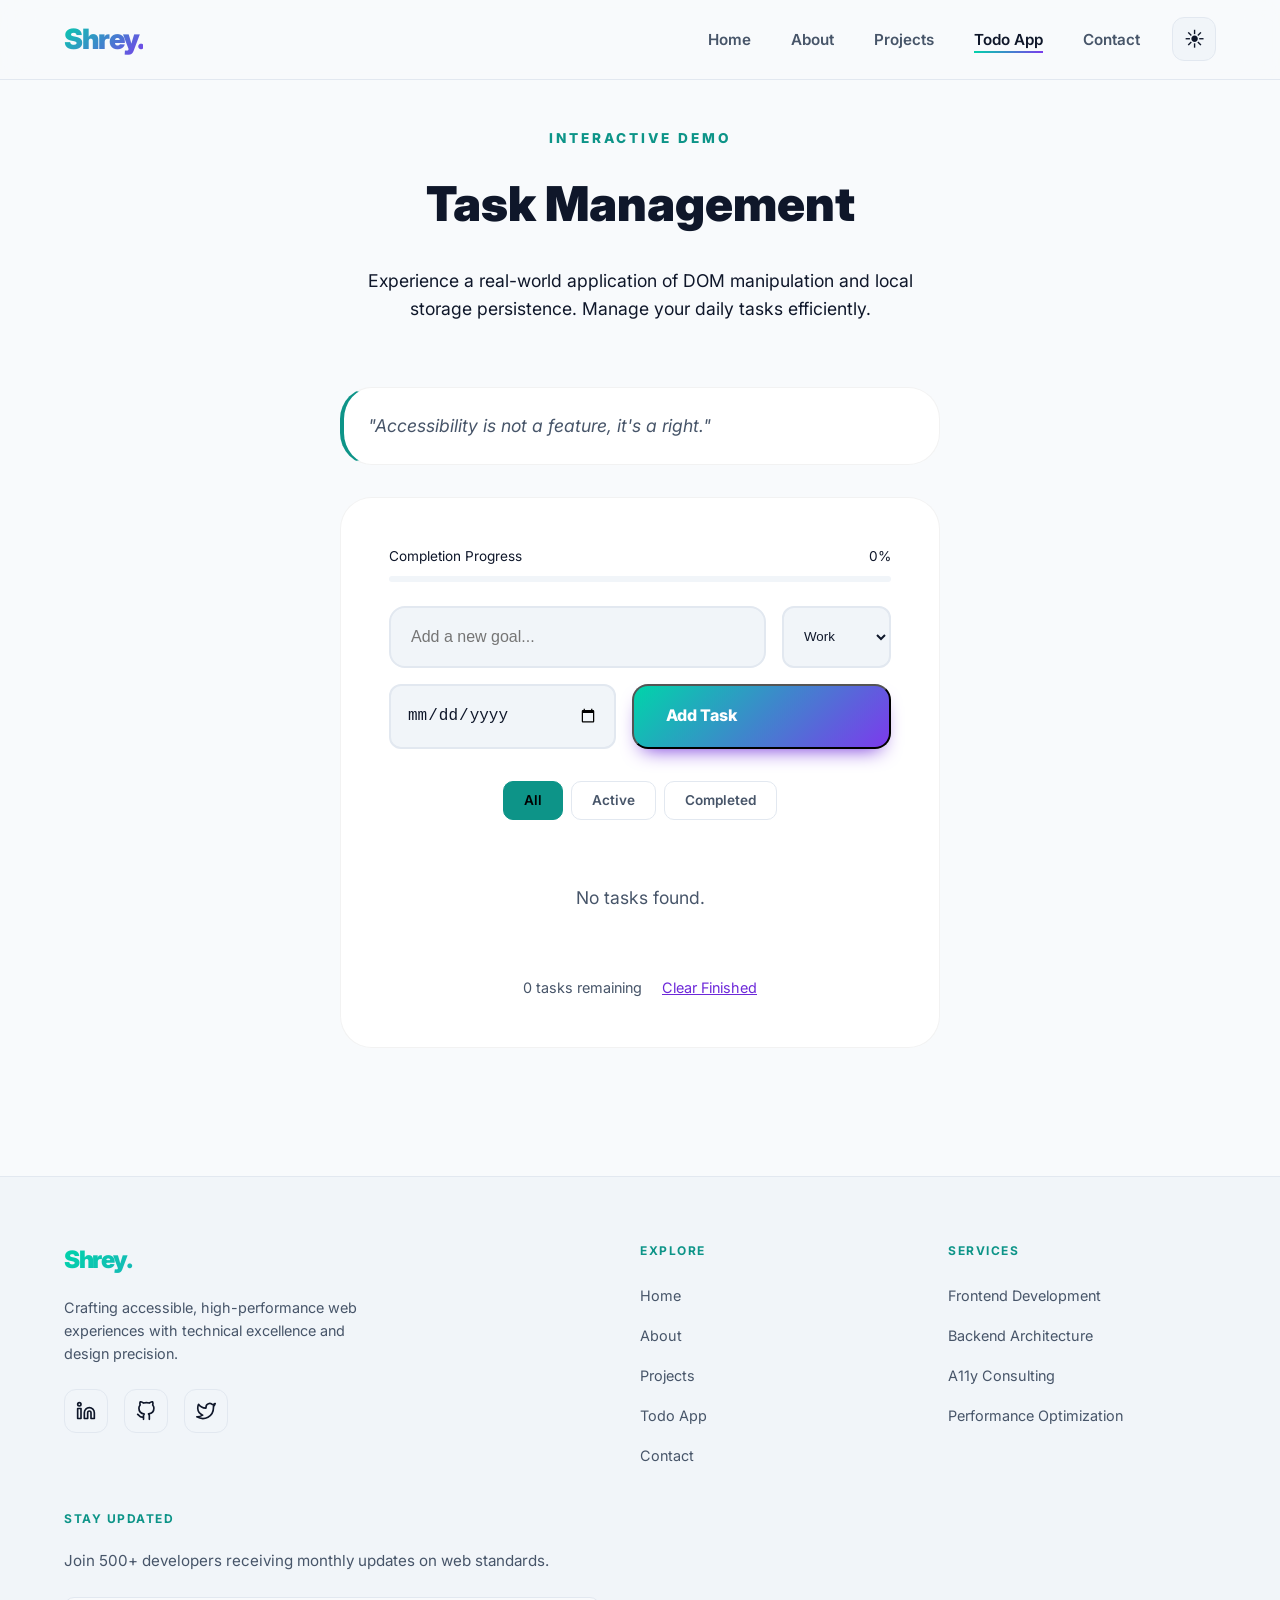
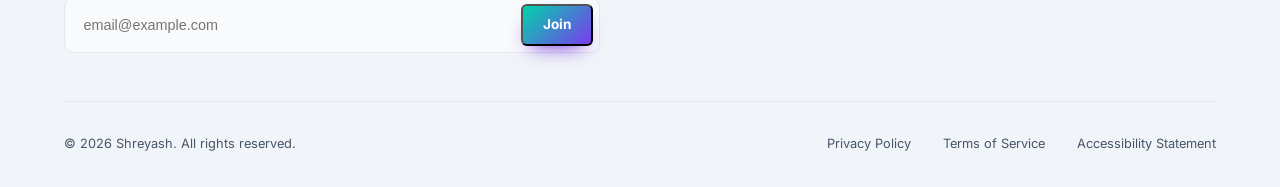
<file: todo.html>
<!DOCTYPE html>
<html lang="en">
<head>
  <meta charset="UTF-8">
  <meta name="viewport" content="width=device-width, initial-scale=1.0">
  <title>Todo App | Shreyash - Interactive Portfolio</title>
  <meta name="description" content="A fully functional, state-driven To-Do List application built with vanilla JavaScript. Demonstrating DOM manipulation and local persistence.">
  <link rel="preconnect" href="https://fonts.googleapis.com">
  <link rel="preconnect" href="https://fonts.gstatic.com" crossorigin>
  <link href="https://fonts.googleapis.com/css2?family=Inter:wght@400;600;700;800;900&display=swap" rel="stylesheet">
  <link rel="stylesheet" href="styles.css">
  <style>
    /* Todo Specific Styles */
    .todo-app-container {
      max-width: 600px;
      margin: 0 auto;
    }
    
    .todo-input-group {
      display: flex;
      gap: 1rem;
      margin-bottom: 2rem;
    }
    
    .todo-input-group input {
      flex: 1;
      padding: 1.25rem;
      border-radius: 16px;
      border: 2px solid var(--border-color);
      background: var(--bg-secondary);
      color: var(--text-primary);
      font-size: 1rem;
    }
    
    .todo-filters {
      display: flex;
      gap: 0.5rem;
      margin-bottom: 2rem;
      justify-content: center;
    }
    
    .filter-btn {
      padding: 0.5rem 1.25rem;
      border-radius: 10px;
      border: 1px solid var(--border-color);
      background: transparent;
      color: var(--text-secondary);
      font-weight: 600;
      font-size: 0.85rem;
      transition: 0.3s;
    }
    
    .filter-btn.active {
      background: var(--accent-primary);
      color: #000;
      border-color: var(--accent-primary);
    }
    
    .todo-list {
      display: flex;
      flex-direction: column;
      gap: 1rem;
    }
    
    .todo-item {
      display: flex;
      align-items: center;
      gap: 1rem;
      padding: 1.25rem;
      background: var(--bg-card);
      border: 1px solid var(--glass-border);
      border-radius: 16px;
      transition: 0.3s;
      animation: slideIn 0.3s ease-out;
    }
    
    @keyframes slideIn {
      from { opacity: 0; transform: translateY(10px); }
      to { opacity: 1; transform: translateY(0); }
    }
    
    .todo-item.completed {
      opacity: 0.6;
    }
    
    .todo-item.completed .todo-text {
      text-decoration: line-through;
    }
    
    .todo-checkbox {
      width: 24px;
      height: 24px;
      border-radius: 6px;
      border: 2px solid var(--accent-primary);
      cursor: pointer;
      display: flex;
      align-items: center;
      justify-content: center;
      transition: 0.3s;
    }
    
    .todo-checkbox.checked {
      background: var(--accent-primary);
    }
    
    .todo-checkbox.checked::after {
      content: '✓';
      color: #000;
      font-weight: 900;
      font-size: 14px;
    }
    
    .todo-text {
      flex: 1;
      font-size: 1.05rem;
      color: var(--text-primary);
    }
    
    .todo-actions {
      display: flex;
      gap: 0.5rem;
    }
    
    .todo-btn {
      width: 36px;
      height: 36px;
      border-radius: 10px;
      display: flex;
      align-items: center;
      justify-content: center;
      border: 1px solid var(--border-color);
      background: var(--bg-secondary);
      color: var(--text-secondary);
      transition: 0.3s;
    }
    
    .todo-btn:hover {
      color: var(--accent-primary);
      border-color: var(--accent-primary);
    }
    
    .todo-btn.delete:hover {
      color: #ef4444;
      border-color: #ef4444;
    }
    
    .todo-stats {
      margin-top: 2rem;
      text-align: center;
      font-size: 0.9rem;
      color: var(--text-secondary);
    }
  </style>
</head>
<body>
  <a href="#main-content" class="skip-link">Skip to main content</a>

  <header role="banner">
    <div class="container nav-container">
      <div class="nav-logo">
        <a href="index.html" aria-label="Shreyash - Home Page">Shrey<span>.</span></a>
      </div>
      <div class="nav-actions">
        <nav id="primary-navigation" aria-label="Main Navigation">
          <ul id="primary-nav">
            <li><a href="index.html">Home</a></li>
            <li><a href="about.html">About</a></li>
            <li><a href="projects.html">Projects</a></li>
            <li><a href="todo.html" aria-current="page">Todo App</a></li>
            <li><a href="contact.html">Contact</a></li>
          </ul>
        </nav>
        <button id="theme-toggle" class="theme-btn" aria-label="Toggle dark/light mode">
          <span class="sun-icon" aria-hidden="true">☀️</span>
          <span class="moon-icon" aria-hidden="true">🌙</span>
        </button>
        <button class="nav-toggle" aria-expanded="false" aria-controls="primary-nav" aria-label="Open mobile navigation menu">
          <span></span><span></span><span></span>
        </button>
      </div>
    </div>
  </header>

  <main id="main-content">
    <section class="section" aria-labelledby="todo-title">
      <div class="container">
        <div class="section-header" style="text-align: center;">
          <span class="label" aria-hidden="true">Interactive Demo</span>
          <h1 id="todo-title" class="title">Task Management</h1>
          <p style="margin: 0 auto; max-width: 600px;">Experience a real-world application of DOM manipulation and local storage persistence. Manage your daily tasks efficiently.</p>
        </div>

        <div class="todo-app-container">
          <!-- MOTIVATIONAL SECTION -->
          <div id="quote-container" class="card" style="margin-bottom: 2rem; border-left: 4px solid var(--accent-primary); padding: 1.5rem;">
            <p id="todo-quote" style="font-style: italic; color: var(--text-secondary);">"The secret of getting ahead is getting started."</p>
          </div>

          <div class="card">
            <!-- PROGRESS BAR -->
            <div style="margin-bottom: 1.5rem;">
              <div style="display: flex; justify-content: space-between; margin-bottom: 0.5rem; font-size: 0.85rem;">
                <span>Completion Progress</span>
                <span id="progress-text">0%</span>
              </div>
              <div style="width: 100%; height: 6px; background: var(--bg-secondary); border-radius: 10px; overflow: hidden;">
                <div id="progress-bar" style="width: 0%; height: 100%; background: var(--accent-primary); transition: 0.5s;"></div>
              </div>
            </div>

            <!-- INPUT -->
            <form id="todo-form" class="todo-input-group" style="flex-direction: column; gap: 1rem;">
              <div style="display: flex; gap: 1rem; width: 100%;">
                <input type="text" id="todo-input" placeholder="Add a new goal..." aria-label="Add new task" required style="flex: 2;">
                <select id="todo-category" aria-label="Select category" style="padding: 1rem; border-radius: 12px; border: 2px solid var(--border-color); background: var(--bg-secondary); color: var(--text-primary);">
                  <option value="Work">Work</option>
                  <option value="Personal">Personal</option>
                  <option value="Fitness">Fitness</option>
                  <option value="Other">Other</option>
                </select>
              </div>
              <div style="display: flex; gap: 1rem; width: 100%;">
                <input type="date" id="todo-date" aria-label="Due date" style="padding: 1rem; border-radius: 12px; border: 2px solid var(--border-color); background: var(--bg-secondary); color: var(--text-primary); flex: 1;">
                <button type="submit" class="btn btn-primary" style="padding: 1.1rem 2rem; flex: 1;">Add Task</button>
              </div>
            </form>

            <!-- FILTERS -->
            <div class="todo-filters" role="group" aria-label="Filter tasks">
              <button class="filter-btn active" data-filter="all">All</button>
              <button class="filter-btn" data-filter="active">Active</button>
              <button class="filter-btn" data-filter="completed">Completed</button>
            </div>

            <!-- LIST -->
            <div id="todo-list" class="todo-list" aria-live="polite">
              <!-- Items will be injected here -->
            </div>

            <!-- STATS -->
            <div class="todo-stats">
              <span id="items-left">0 tasks remaining</span>
              <button id="clear-completed" style="background: none; border: none; color: var(--accent-secondary); margin-left: 1rem; cursor: pointer; text-decoration: underline;">Clear Finished</button>
            </div>
          </div>
        </div>

      </div>
    </section>
  </main>

  <!-- SEMANTIC FOOTER (Professional Overhaul) -->
  <footer role="contentinfo">
    <div class="container">
      <div class="footer-grid">
        <!-- Col 1: Brand -->
        <div class="footer-brand">
          <div class="nav-logo">Shrey<span>.</span></div>
          <p>Crafting accessible, high-performance web experiences with technical excellence and design precision.</p>
          <div class="social-links" aria-label="Social media connections">
            <a href="#" class="theme-btn" aria-label="LinkedIn Profile">
              <svg aria-hidden="true" width="20" height="20" viewBox="0 0 24 24" fill="none" stroke="currentColor" stroke-width="2" stroke-linecap="round" stroke-linejoin="round"><path d="M16 8a6 6 0 0 1 6 6v7h-4v-7a2 2 0 0 0-2-2 2 2 0 0 0-2 2v7h-4v-7a6 6 0 0 1 6-6z"></path><rect x="2" y="9" width="4" height="12"></rect><circle cx="4" cy="4" r="2"></circle></svg>
            </a>
            <a href="#" class="theme-btn" aria-label="GitHub Profile">
              <svg aria-hidden="true" width="20" height="20" viewBox="0 0 24 24" fill="none" stroke="currentColor" stroke-width="2" stroke-linecap="round" stroke-linejoin="round"><path d="M9 19c-5 1.5-5-2.5-7-3m14 6v-3.87a3.37 3.37 0 0 0-.94-2.61c3.14-.35 6.44-1.54 6.44-7A5.44 5.44 0 0 0 20 4.77 5.07 5.07 0 0 0 19.91 1S18.73.65 16 2.48a13.38 13.38 0 0 0-7 0C6.27.65 5.09 1 5.09 1A5.07 5.07 0 0 0 5 4.77a5.44 5.44 0 0 0-1.5 3.78c0 5.42 3.3 6.61 6.44 7A3.37 3.37 0 0 0 9 18.13V22"></path></svg>
            </a>
            <a href="#" class="theme-btn" aria-label="Twitter Profile">
              <svg aria-hidden="true" width="20" height="20" viewBox="0 0 24 24" fill="none" stroke="currentColor" stroke-width="2" stroke-linecap="round" stroke-linejoin="round"><path d="M23 3a10.9 10.9 0 0 1-3.14 1.53 4.48 4.48 0 0 0-7.86 3v1A10.66 10.66 0 0 1 3 4s-4 9 5 13a11.64 11.64 0 0 1-7 2c9 5 20 0 20-11.5a4.5 4.5 0 0 0-.08-.83A7.72 7.72 0 0 0 23 3z"></path></svg>
            </a>
          </div>
        </div>
        
        <!-- Col 2: Explore -->
        <nav class="footer-col" aria-label="Sitemap">
          <h3>Explore</h3>
          <ul>
            <li><a href="index.html">Home</a></li>
            <li><a href="about.html">About</a></li>
            <li><a href="projects.html">Projects</a></li>
            <li><a href="todo.html">Todo App</a></li>
            <li><a href="contact.html">Contact</a></li>
          </ul>
        </nav>

        <!-- Col 3: Services -->
        <nav class="footer-col" aria-label="Services">
          <h3>Services</h3>
          <ul>
            <li><a href="#">Frontend Development</a></li>
            <li><a href="#">Backend Architecture</a></li>
            <li><a href="#">A11y Consulting</a></li>
            <li><a href="#">Performance Optimization</a></li>
          </ul>
        </nav>

        <!-- Col 4: Updates -->
        <div class="footer-col">
          <h3>Stay Updated</h3>
          <p style="font-size: 0.95rem; margin-bottom: 1.5rem; color: var(--text-secondary);">Join 500+ developers receiving monthly updates on web standards.</p>
          <form class="newsletter-form" aria-label="Newsletter subscription">
            <div class="form-group-inline">
              <input type="email" placeholder="email@example.com" aria-label="Email for newsletter" required>
              <button type="submit" class="btn btn-primary btn-submit">Join</button>
            </div>
          </form>
        </div>
      </div>

      <div class="footer-bottom">
        <p>&copy; <span id="year"></span> Shreyash. All rights reserved.</p>
        <nav aria-label="Legal links">
          <ul style="display: flex; gap: 2rem;">
            <li><a href="#">Privacy Policy</a></li>
            <li><a href="#">Terms of Service</a></li>
            <li><a href="#">Accessibility Statement</a></li>
          </ul>
        </nav>
      </div>
    </div>
  </footer>

  <script src="main.js"></script>
  <script src="todo.js"></script>
</body>
</html>
</file>
<file: styles.css>
/* 
  PORTFOLIO DESIGN SYSTEM 
  Built with Modern CSS3: Grid, Flexbox, and Custom Properties
*/

:root {
  /* Core Palette (Dark Mode Default) */
  --bg-primary-rgb: 10, 15, 30;
  --bg-primary: rgb(var(--bg-primary-rgb));
  --bg-secondary: #111827;
  --bg-card: rgba(26, 34, 53, 0.7);
  --text-primary: #f8fafc;
  --text-secondary: #94a3b8;
  --accent-primary: #00d4aa; /* Emerald */
  --accent-secondary: #7c3aed; /* Violet */
  --accent-gradient: linear-gradient(135deg, var(--accent-primary), var(--accent-secondary));
  --border-color: rgba(255, 255, 255, 0.1);
  --shadow-sm: 0 4px 6px -1px rgba(0, 0, 0, 0.1);
  --shadow-lg: 0 10px 25px -5px rgba(0, 0, 0, 0.3);
  --glass-bg: rgba(255, 255, 255, 0.03);
  --glass-border: rgba(255, 255, 255, 0.05);

  /* Typography */
  --font-main: 'Inter', system-ui, -apple-system, sans-serif;
  --fs-h1: clamp(2.5rem, 8vw, 5rem);
  --fs-h2: clamp(2rem, 5vw, 3rem);
  --fs-body: 1.1rem;

  /* Spacing */
  --nav-height: 80px;
  --section-padding: clamp(4rem, 10vw, 8rem);
  --container-max: 1200px;
}

/* Light Mode Overrides */
[data-theme="light"] {
  --bg-primary-rgb: 248, 250, 252;
  --bg-primary: rgb(var(--bg-primary-rgb));
  --bg-secondary: #f1f5f9;
  --bg-card: #ffffff;
  --text-primary: #0f172a;
  --text-secondary: #475569;
  --accent-primary: #0d9488;
  --accent-secondary: #6d28d9;
  --border-color: #e2e8f0;
  --shadow-lg: 0 10px 25px -5px rgba(0, 0, 0, 0.05);
  --glass-bg: rgba(0, 0, 0, 0.01);
  --glass-border: rgba(0, 0, 0, 0.05);
}

/* ─── RESET & BASE ─── */
*, *::before, *::after { box-sizing: border-box; margin: 0; padding: 0; }

html { scroll-behavior: smooth; }

body {
  font-family: var(--font-main);
  background-color: var(--bg-primary);
  color: var(--text-primary);
  line-height: 1.6;
  font-size: var(--fs-body);
  transition: background 0.4s ease, color 0.4s ease;
  overflow-x: hidden;
}

.container {
  max-width: var(--container-max);
  margin: 0 auto;
  padding: 0 1.5rem;
  width: 100%;
}

a { color: inherit; text-decoration: none; transition: 0.3s; }
ul { list-style: none; }
img { max-width: 100%; height: auto; display: block; }
button { font: inherit; cursor: pointer; }

/* Accessibility: Skip Link */
.skip-link {
  position: absolute;
  top: -100px;
  left: 0;
  background: var(--accent-primary);
  color: #000;
  padding: 1rem;
  z-index: 10000;
  transition: 0.3s;
  font-weight: 700;
}
.skip-link:focus { top: 0; }

/* ─── HEADER & NAVIGATION (Flexbox) ─── */
header {
  position: fixed;
  top: 0;
  width: 100%;
  height: var(--nav-height);
  z-index: 1000;
  background: rgba(var(--bg-primary-rgb), 0.8);
  backdrop-filter: blur(16px);
  -webkit-backdrop-filter: blur(16px);
  border-bottom: 1px solid var(--border-color);
  display: flex;
  align-items: center;
}

.nav-container {
  display: flex;
  justify-content: space-between;
  align-items: center;
}

.nav-logo {
  font-size: 1.75rem;
  font-weight: 900;
  letter-spacing: -1.5px;
  background: var(--accent-gradient);
  -webkit-background-clip: text;
  -webkit-text-fill-color: transparent;
}

.nav-actions { display: flex; align-items: center; gap: 2rem; }

#primary-nav { display: flex; gap: 2.5rem; }
#primary-nav a {
  font-weight: 600;
  font-size: 0.95rem;
  color: var(--text-secondary);
  position: relative;
}
#primary-nav a:hover, #primary-nav a[aria-current="page"] { color: var(--text-primary); }
#primary-nav a[aria-current="page"]::after {
  content: '';
  position: absolute;
  bottom: -4px;
  left: 0;
  width: 100%;
  height: 2px;
  background: var(--accent-gradient);
}

/* Theme Toggle Component */
.theme-btn {
  background: var(--bg-secondary);
  border: 1px solid var(--border-color);
  width: 44px;
  height: 44px;
  border-radius: 12px;
  display: flex;
  align-items: center;
  justify-content: center;
  font-size: 1.25rem;
  color: var(--text-primary);
  transition: 0.3s cubic-bezier(0.4, 0, 0.2, 1);
}
.theme-btn:hover { transform: scale(1.05); border-color: var(--accent-primary); }

.sun-icon { display: none; }
[data-theme="light"] .moon-icon { display: none; }
[data-theme="light"] .sun-icon { display: block; }

/* ─── HERO SECTION (Grid) ─── */
.hero {
  padding-top: calc(var(--nav-height) + 4rem);
  min-height: 90vh;
  display: grid;
  place-items: center;
}

.hero-grid {
  display: grid;
  grid-template-columns: 1fr;
  gap: 4rem;
  align-items: center;
}

.hero-text h1 {
  font-size: var(--fs-h1);
  line-height: 1;
  margin-bottom: 2rem;
  font-weight: 900;
}

.hero-text p {
  font-size: 1.4rem;
  color: var(--text-secondary);
  max-width: 600px;
  margin-bottom: 3rem;
}

.hero-cta { display: flex; gap: 1.5rem; flex-wrap: wrap; }

.hero-img {
  position: relative;
  justify-self: center;
}
.hero-img img {
  border-radius: 40px;
  box-shadow: var(--shadow-lg);
  transform: rotate(-2deg);
  transition: 0.5s;
}
.hero-img:hover img { transform: rotate(0deg) scale(1.02); }

/* Decorative Elements */
.blob {
  position: absolute;
  z-index: -1;
  width: 300px;
  height: 300px;
  background: var(--accent-gradient);
  filter: blur(80px);
  opacity: 0.2;
  border-radius: 50%;
  top: 50%;
  left: 50%;
  transform: translate(-50%, -50%);
}

/* ─── COMPONENTS ─── */
.btn {
  padding: 1.1rem 2.5rem;
  border-radius: 16px;
  font-weight: 800;
  display: inline-flex;
  align-items: center;
  gap: 0.75rem;
  transition: all 0.3s cubic-bezier(0.4, 0, 0.2, 1);
  font-size: 1rem;
}

.btn-primary {
  background: var(--accent-gradient);
  color: #fff;
  box-shadow: 0 10px 20px -10px var(--accent-secondary);
}
.btn-primary:hover {
  transform: translateY(-5px);
  box-shadow: 0 15px 30px -10px var(--accent-secondary);
}

.btn-outline {
  border: 2px solid var(--border-color);
  color: var(--text-primary);
}
.btn-outline:hover {
  border-color: var(--accent-primary);
  color: var(--accent-primary);
  background: var(--glass-bg);
}

/* Glass Cards */
.card {
  background: var(--bg-card);
  border: 1px solid var(--glass-border);
  backdrop-filter: blur(10px);
  padding: 3rem;
  border-radius: 32px;
  transition: 0.4s;
}
.card:hover { transform: translateY(-8px); border-color: var(--accent-primary); }

/* ─── SECTIONS ─── */
.section { padding: var(--section-padding) 0; }

.section-header { margin-bottom: 4rem; }
.label {
  text-transform: uppercase;
  color: var(--accent-primary);
  font-weight: 800;
  font-size: 0.85rem;
  letter-spacing: 3px;
  margin-bottom: 1rem;
  display: block;
}
.title { font-size: var(--fs-h2); font-weight: 900; margin-bottom: 1.5rem; }

/* Skills Grid */
.skills-grid {
  display: grid;
  grid-template-columns: repeat(auto-fit, minmax(300px, 1fr));
  gap: 2rem;
}

/* ─── CONTACT FORM (Accessibility Focus) ─── */
.contact-container {
  display: grid;
  grid-template-columns: 1fr;
  gap: 5rem;
}

.form-group { margin-bottom: 2rem; }
.form-group label {
  display: block;
  margin-bottom: 0.75rem;
  font-weight: 700;
  font-size: 0.9rem;
  color: var(--text-secondary);
}
.form-group input, .form-group textarea {
  width: 100%;
  padding: 1.25rem;
  background: var(--bg-secondary);
  border: 2px solid var(--border-color);
  border-radius: 16px;
  color: var(--text-primary);
  transition: 0.3s;
}
.form-group input:focus, .form-group textarea:focus {
  outline: none;
  border-color: var(--accent-primary);
  box-shadow: 0 0 0 4px rgba(0, 212, 170, 0.1);
}

/* Newsletter Form */
.newsletter-form input {
  flex: 1;
  min-width: 0;
}

/* Testimonials */
blockquote.card {
  border-left: 4px solid var(--accent-primary);
}

/* ─── FOOTER (Compact Professional) ─── */
footer {
  padding: 4rem 0 2rem;
  background: var(--bg-secondary);
  border-top: 1px solid var(--border-color);
  position: relative;
}

.footer-grid {
  display: grid;
  grid-template-columns: 1fr;
  gap: 2.5rem;
  margin-bottom: 3rem;
}

.footer-brand .nav-logo {
  font-size: 1.5rem;
  margin-bottom: 1rem;
}

.footer-brand p {
  color: var(--text-secondary);
  max-width: 300px;
  margin-bottom: 1.5rem;
  font-size: 0.9rem;
}

.social-links {
  display: flex;
  gap: 1rem;
  align-items: center;
}

.footer-col h3 {
  font-size: 0.75rem;
  text-transform: uppercase;
  letter-spacing: 1.5px;
  color: var(--accent-primary);
  margin-bottom: 1.25rem;
}

.footer-col ul {
  display: flex;
  flex-direction: column;
  gap: 0.75rem;
}

.footer-col a {
  color: var(--text-secondary);
  font-size: 0.9rem;
  transition: 0.3s;
}

.footer-col a:hover {
  color: var(--accent-primary);
  transform: translateX(3px);
  display: inline-block;
}

.newsletter-form {
  margin-top: 1rem;
}

.newsletter-form .form-group-inline {
  display: flex;
  background: var(--bg-primary);
  padding: 0.4rem;
  border-radius: 10px;
  border: 1px solid var(--border-color);
  transition: 0.3s;
}

.newsletter-form .form-group-inline:focus-within {
  border-color: var(--accent-primary);
  box-shadow: 0 0 0 3px rgba(0, 212, 170, 0.1);
}

.newsletter-form input {
  background: transparent;
  border: none;
  padding: 0.5rem 0.75rem;
  color: var(--text-primary);
  flex: 1;
  font-size: 0.9rem;
}

.newsletter-form input:focus {
  outline: none;
}

.newsletter-form .btn-submit {
  padding: 0.5rem 1.25rem;
  border-radius: 6px;
  font-weight: 700;
  font-size: 0.85rem;
}

.footer-bottom {
  padding-top: 2rem;
  border-top: 1px solid var(--border-color);
  display: flex;
  flex-direction: column;
  align-items: center;
  gap: 1.5rem;
  color: var(--text-secondary);
  font-size: 0.8rem;
}

@media (min-width: 768px) {
  .footer-grid {
    grid-template-columns: 1.5fr 0.8fr 0.8fr 1.5fr;
  }
  .footer-bottom {
    flex-direction: row;
    justify-content: space-between;
  }
}

/* ─── RESPONSIVE ARCHITECTURE (Mobile-First) ─── */

/* Mobile Nav Styles */
@media (max-width: 991px) {
  .nav-toggle {
    display: flex;
    flex-direction: column;
    gap: 6px;
    background: none;
    border: none;
    z-index: 1001;
  }
  .nav-toggle span {
    width: 28px;
    height: 3px;
    background: var(--text-primary);
    border-radius: 2px;
    transition: 0.3s;
  }
  
  #primary-nav {
    position: fixed;
    top: 0;
    right: -100%;
    width: 80%;
    height: 100vh;
    background: var(--bg-primary);
    padding: 10rem 3rem;
    transition: 0.5s cubic-bezier(0.77, 0.2, 0.05, 1);
    box-shadow: -20px 0 50px rgba(0,0,0,0.5);
  }
  #primary-nav.active { right: 0; }
  #primary-nav ul { flex-direction: column; gap: 3rem; }
  #primary-nav a { font-size: 2rem; }
}

/* Tablet & Up */
@media (min-width: 768px) {
  .hero-grid { grid-template-columns: 1.2fr 0.8fr; text-align: left; }
  .stats-grid { grid-template-columns: repeat(4, 1fr); }
  .footer-grid { grid-template-columns: 2fr 1fr 1fr; }
}

/* Desktop & Up */
@media (min-width: 992px) {
  .nav-toggle { display: none; }
  .contact-container { grid-template-columns: 1fr 1.5fr; }
}

/* High Contrast / Reduced Motion */
@media (prefers-reduced-motion: reduce) {
  * { animation: none !important; transition: none !important; }
}
</file>
